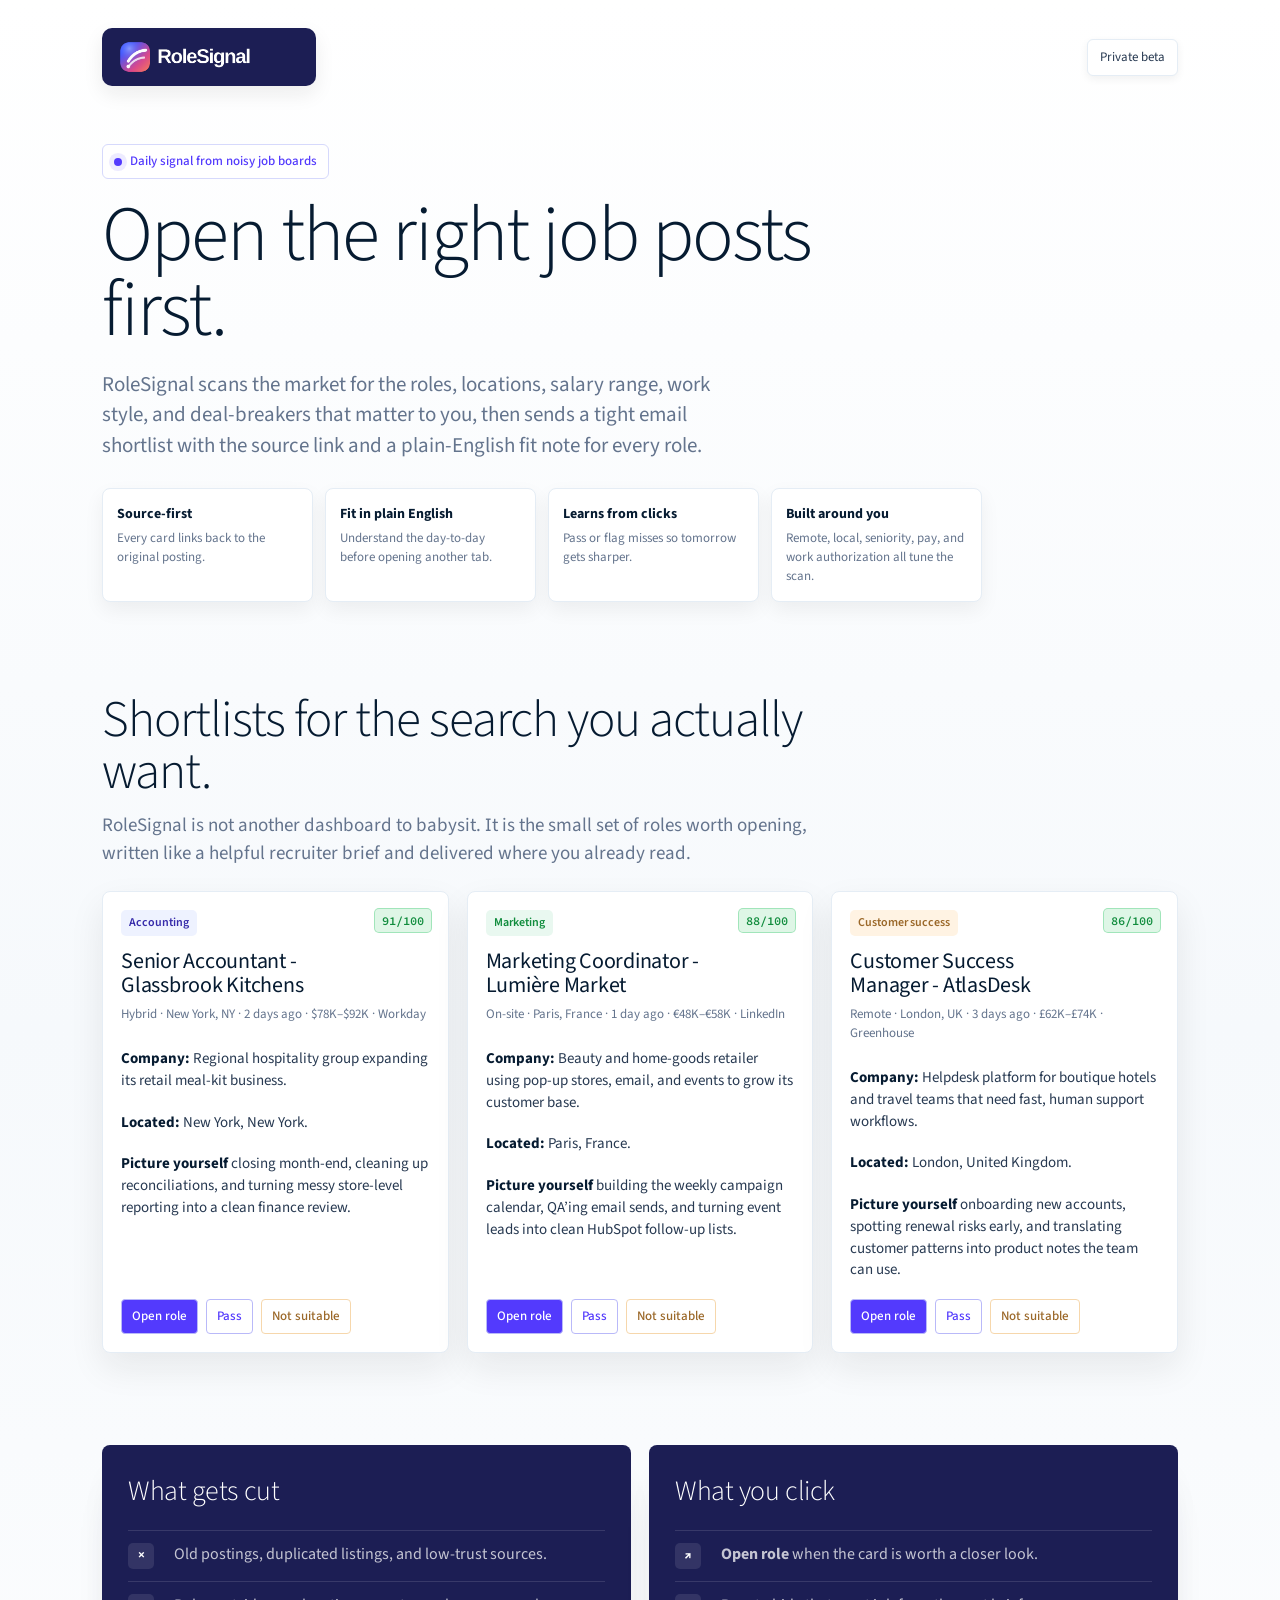
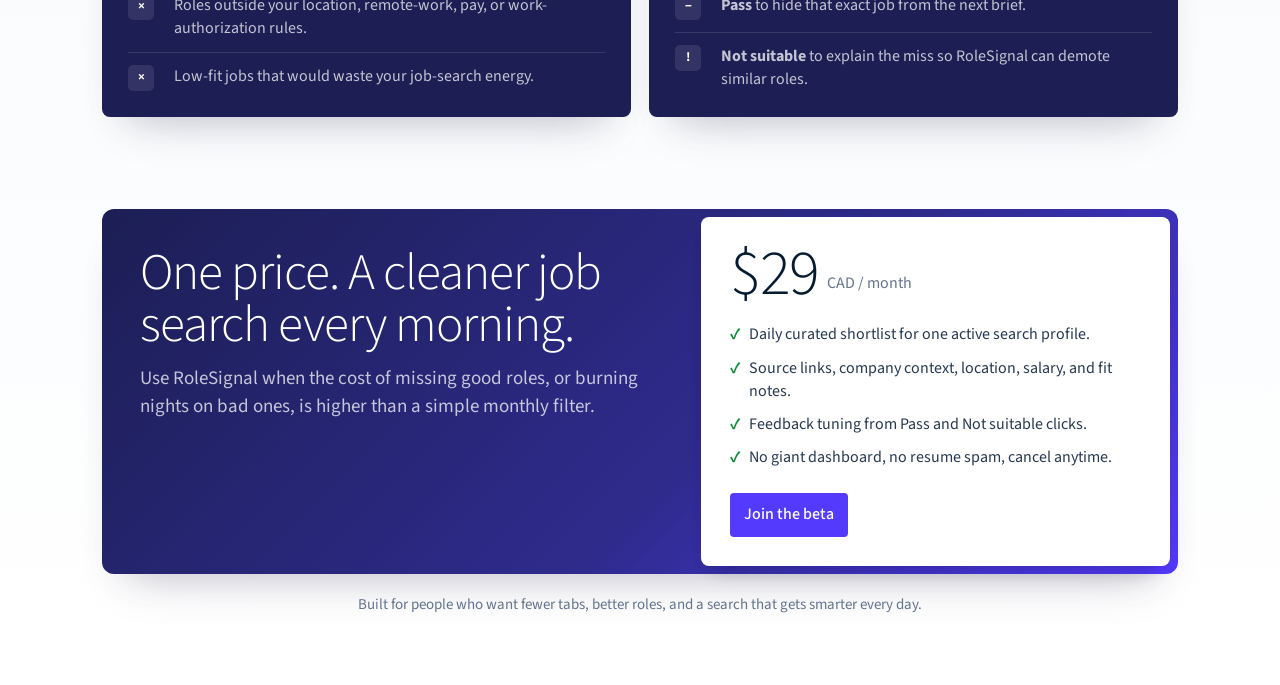
<file: index.html>
<!doctype html>
<html lang="en">
<head>
<meta charset="utf-8" />
<meta name="viewport" content="width=device-width, initial-scale=1" />
<title>RoleSignal: curated job shortlists</title>
<link rel="preconnect" href="https://fonts.googleapis.com">
<link rel="preconnect" href="https://fonts.gstatic.com" crossorigin>
<link href="https://fonts.googleapis.com/css2?family=Source+Sans+3:wght@300;400;500;600;700&family=Source+Code+Pro:wght@400;500;600&display=swap" rel="stylesheet">
<style>
:root{
  --bg:#f6f9fc;--ink:#061b31;--muted:#64748d;--label:#273951;--line:#e5edf5;--purple:#533afd;--purple-dark:#4434d4;--brand:#1c1e54;--green:#108c3d;--green-bg:rgba(21,190,83,.14);--shadow:rgba(50,50,93,.25) 0 30px 45px -30px,rgba(0,0,0,.10) 0 18px 36px -18px;--soft-shadow:rgba(23,23,23,.08) 0 15px 35px 0;
}
*{box-sizing:border-box}html{scroll-behavior:smooth}body{margin:0;background:linear-gradient(180deg,#fff 0%,var(--bg) 45%,#fff 100%);color:var(--ink);font-family:'Source Sans 3',system-ui,-apple-system,Segoe UI,Roboto,sans-serif;font-feature-settings:"ss01";line-height:1.45}a{color:inherit}.wrap{max-width:1120px;margin:auto;padding:28px 22px 70px}.top{display:flex;align-items:center;justify-content:space-between;margin-bottom:58px}.logo{width:214px;height:auto;display:block;background:var(--brand);border-radius:10px;padding:8px 12px;box-shadow:rgba(23,23,23,.08) 0 8px 20px}.tag{border:1px solid var(--line);border-radius:6px;padding:8px 12px;color:var(--label);background:#fff;box-shadow:rgba(23,23,23,.06) 0 3px 8px;font-size:13px}.hero{display:grid;grid-template-columns:minmax(0,900px);gap:42px;align-items:center;margin-bottom:92px}.eyebrow{display:inline-flex;align-items:center;gap:8px;border:1px solid #d6d9fc;background:#fff;color:var(--purple);border-radius:6px;padding:7px 11px;font-size:13px;font-weight:500;margin-bottom:20px}.eyebrow::before{content:"";width:8px;height:8px;border-radius:50%;background:var(--purple);box-shadow:0 0 0 5px rgba(83,58,253,.10)}h1{font-size:clamp(50px,7vw,78px);line-height:.96;letter-spacing:-2px;font-weight:300;margin:0 0 20px;max-width:760px}.lead{font-size:21px;color:var(--muted);max-width:650px;margin:0 0 28px}.bullets{display:grid;grid-template-columns:repeat(4,1fr);gap:12px;max-width:880px}.bullet{background:#fff;border:1px solid var(--line);border-radius:8px;padding:15px 14px;box-shadow:rgba(23,23,23,.06) 0 8px 20px}.bullet b{display:block;font-size:14px;color:var(--ink);margin-bottom:5px}.bullet span{display:block;color:var(--muted);font-size:13px}.preview{background:#fff;border:1px solid var(--line);border-radius:8px;padding:16px;box-shadow:var(--shadow)}.preview-head{display:flex;align-items:center;justify-content:space-between;border-bottom:1px solid var(--line);padding:3px 4px 14px;margin-bottom:14px;color:var(--muted);font-size:13px}.preview-head strong{color:var(--ink);font-weight:600}.mini-role,.role-card{position:relative;background:#fff;border:1px solid var(--line);border-radius:8px;padding:18px;box-shadow:var(--soft-shadow)}.score{position:absolute;right:16px;top:16px;background:var(--green-bg);color:var(--green);border:1px solid rgba(21,190,83,.30);border-radius:5px;padding:4px 7px;font:600 12px 'Source Code Pro',monospace}.mini-role h3,.role-card h3{font-size:22px;line-height:1.08;letter-spacing:-.25px;font-weight:400;margin:0 70px 8px 0}.meta{font-size:13px;color:var(--muted);margin-bottom:14px;font-feature-settings:"tnum"}.mini-role p,.role-card p{font-size:15px;color:var(--label);margin:10px 0}.mini-role strong,.role-card strong{color:var(--ink)}.actions{display:flex;gap:8px;flex-wrap:wrap;margin-top:15px}.pill{display:inline-flex;align-items:center;border:1px solid #b9b9f9;color:#fff;background:var(--purple);border-radius:4px;padding:7px 10px;font-size:13px;font-weight:500;text-decoration:none}.pill.light{background:#fff;color:var(--purple)}.pill.warn{background:#fff;color:#9b6829;border-color:#f6d7ac}.section{margin-bottom:92px}.section-head{max-width:760px;margin-bottom:24px}.section h2,.price h2{font-size:clamp(34px,4vw,54px);line-height:1.02;letter-spacing:-1px;font-weight:300;margin:0 0 14px}.section-head p,.price p{font-size:19px;color:var(--muted);margin:0}.examples{display:grid;grid-template-columns:repeat(3,1fr);gap:18px}.role-card{min-height:100%;display:flex;flex-direction:column}.role-card .actions{margin-top:auto;padding-top:8px}.label{display:inline-flex;width:max-content;border-radius:5px;padding:4px 8px;font-size:12px;font-weight:600;margin-bottom:14px}.blue{background:#eef2ff;color:#362baa}.green{background:#e9f8f0;color:#108c3d}.orange{background:#fff3e3;color:#9b6829}.steps{display:grid;grid-template-columns:1fr 1fr;gap:18px}.panel{background:var(--brand);color:#fff;border-radius:8px;padding:26px;box-shadow:var(--shadow);min-height:245px}.panel h3{font-size:28px;font-weight:300;letter-spacing:-.45px;margin:0 0 18px}.check{display:grid;gap:12px}.check div{display:grid;grid-template-columns:34px 1fr;gap:12px;align-items:flex-start;border-top:1px solid rgba(255,255,255,.12);padding-top:12px}.check b{display:inline-flex;width:26px;height:26px;align-items:center;justify-content:center;border-radius:5px;background:rgba(255,255,255,.10);font-size:13px}.check span{color:rgba(255,255,255,.74)}.price{display:grid;grid-template-columns:1.1fr .9fr;gap:18px;align-items:stretch;background:linear-gradient(135deg,#1c1e54 0%,#2e2b8c 58%,#533afd 100%);color:#fff;border-radius:12px;padding:8px;box-shadow:var(--shadow);margin-bottom:20px}.price-copy{padding:30px}.price-copy p{color:rgba(255,255,255,.74);max-width:600px}.price-card{background:#fff;color:var(--ink);border-radius:8px;padding:28px;border:1px solid rgba(255,255,255,.4);box-shadow:rgba(3,3,39,.25) 0 14px 21px -14px,rgba(0,0,0,.1) 0 8px 17px -8px}.price-line{display:flex;align-items:flex-end;gap:8px;margin-bottom:18px}.amount{font-size:64px;line-height:.9;font-weight:300;letter-spacing:-1.4px}.cad{font-size:16px;color:var(--muted);padding-bottom:8px}.includes{display:grid;gap:10px;margin:20px 0 24px;color:var(--label)}.includes div{display:flex;gap:9px;align-items:flex-start}.includes div::before{content:"✓";color:var(--green);font-weight:700}.cta{display:inline-flex;background:var(--purple);color:#fff;text-decoration:none;border-radius:4px;padding:10px 14px;font-weight:500}.note{color:var(--muted);font-size:15px;text-align:center;margin:0}@media (max-width:920px){.hero,.price,.steps{grid-template-columns:1fr}.preview{max-width:560px}.bullets,.examples{grid-template-columns:1fr 1fr}.hero{margin-bottom:68px}}@media (max-width:640px){.wrap{padding:22px 16px 54px}.top{margin-bottom:38px}.logo{width:182px}.hero{gap:24px}.bullets,.examples{grid-template-columns:1fr}h1{font-size:48px}.lead{font-size:18px}.section{margin-bottom:64px}.amount{font-size:54px}}
</style>
</head>
<body>
<div class="wrap">
  <header class="top">
    <img class="logo" src="assets/rolesignal-logo-clean.png" alt="RoleSignal">
    <div class="tag">Private beta</div>
  </header>

  <main>
    <section class="hero">
      <div>
        <div class="eyebrow">Daily signal from noisy job boards</div>
        <h1>Open the right job posts first.</h1>
        <p class="lead">RoleSignal scans the market for the roles, locations, salary range, work style, and deal-breakers that matter to you, then sends a tight email shortlist with the source link and a plain-English fit note for every role.</p>
        <div class="bullets">
          <div class="bullet"><b>Source-first</b><span>Every card links back to the original posting.</span></div>
          <div class="bullet"><b>Fit in plain English</b><span>Understand the day-to-day before opening another tab.</span></div>
          <div class="bullet"><b>Learns from clicks</b><span>Pass or flag misses so tomorrow gets sharper.</span></div>
          <div class="bullet"><b>Built around you</b><span>Remote, local, seniority, pay, and work authorization all tune the scan.</span></div>
        </div>
      </div>

    </section>

    <section class="section">
      <div class="section-head">
        <h2>Shortlists for the search you actually want.</h2>
        <p>RoleSignal is not another dashboard to babysit. It is the small set of roles worth opening, written like a helpful recruiter brief and delivered where you already read.</p>
      </div>
      <div class="examples">
        <article class="role-card">
          <div class="label blue">Accounting</div>
          <div class="score">91/100</div>
          <h3>Senior Accountant - Glassbrook Kitchens</h3>
          <div class="meta">Hybrid · New York, NY · 2 days ago · $78K–$92K · Workday</div>
          <p><strong>Company:</strong> Regional hospitality group expanding its retail meal-kit business.</p>
          <p><strong>Located:</strong> New York, New York.</p>
          <p><strong>Picture yourself</strong> closing month-end, cleaning up reconciliations, and turning messy store-level reporting into a clean finance review.</p>
          <div class="actions"><span class="pill">Open role</span><span class="pill light">Pass</span><span class="pill warn">Not suitable</span></div>
        </article>
        <article class="role-card">
          <div class="label green">Marketing</div>
          <div class="score">88/100</div>
          <h3>Marketing Coordinator - Lumière Market</h3>
          <div class="meta">On-site · Paris, France · 1 day ago · €48K–€58K · LinkedIn</div>
          <p><strong>Company:</strong> Beauty and home-goods retailer using pop-up stores, email, and events to grow its customer base.</p>
          <p><strong>Located:</strong> Paris, France.</p>
          <p><strong>Picture yourself</strong> building the weekly campaign calendar, QA’ing email sends, and turning event leads into clean HubSpot follow-up lists.</p>
          <div class="actions"><span class="pill">Open role</span><span class="pill light">Pass</span><span class="pill warn">Not suitable</span></div>
        </article>
        <article class="role-card">
          <div class="label orange">Customer success</div>
          <div class="score">86/100</div>
          <h3>Customer Success Manager - AtlasDesk</h3>
          <div class="meta">Remote · London, UK · 3 days ago · £62K–£74K · Greenhouse</div>
          <p><strong>Company:</strong> Helpdesk platform for boutique hotels and travel teams that need fast, human support workflows.</p>
          <p><strong>Located:</strong> London, United Kingdom.</p>
          <p><strong>Picture yourself</strong> onboarding new accounts, spotting renewal risks early, and translating customer patterns into product notes the team can use.</p>
          <div class="actions"><span class="pill">Open role</span><span class="pill light">Pass</span><span class="pill warn">Not suitable</span></div>
        </article>
      </div>
    </section>

    <section class="section steps">
      <div class="panel">
        <h3>What gets cut</h3>
        <div class="check">
          <div><b>×</b><span>Old postings, duplicated listings, and low-trust sources.</span></div>
          <div><b>×</b><span>Roles outside your location, remote-work, pay, or work-authorization rules.</span></div>
          <div><b>×</b><span>Low-fit jobs that would waste your job-search energy.</span></div>
        </div>
      </div>
      <div class="panel">
        <h3>What you click</h3>
        <div class="check">
          <div><b>↗</b><span><strong>Open role</strong> when the card is worth a closer look.</span></div>
          <div><b>−</b><span><strong>Pass</strong> to hide that exact job from the next brief.</span></div>
          <div><b>!</b><span><strong>Not suitable</strong> to explain the miss so RoleSignal can demote similar roles.</span></div>
        </div>
      </div>
    </section>

    <section class="price" aria-label="Pricing">
      <div class="price-copy">
        <h2>One price. A cleaner job search every morning.</h2>
        <p>Use RoleSignal when the cost of missing good roles, or burning nights on bad ones, is higher than a simple monthly filter.</p>
      </div>
      <div class="price-card">
        <div class="price-line"><div class="amount">$29</div><div class="cad">CAD / month</div></div>
        <div class="includes">
          <div>Daily curated shortlist for one active search profile.</div>
          <div>Source links, company context, location, salary, and fit notes.</div>
          <div>Feedback tuning from Pass and Not suitable clicks.</div>
          <div>No giant dashboard, no resume spam, cancel anytime.</div>
        </div>
        <a class="cta" href="mailto:hello@rolesignal.ca?subject=RoleSignal%20beta">Join the beta</a>
      </div>
    </section>
    <p class="note">Built for people who want fewer tabs, better roles, and a search that gets smarter every day.</p>
  </main>
</div>
</body>
</html>
</file>
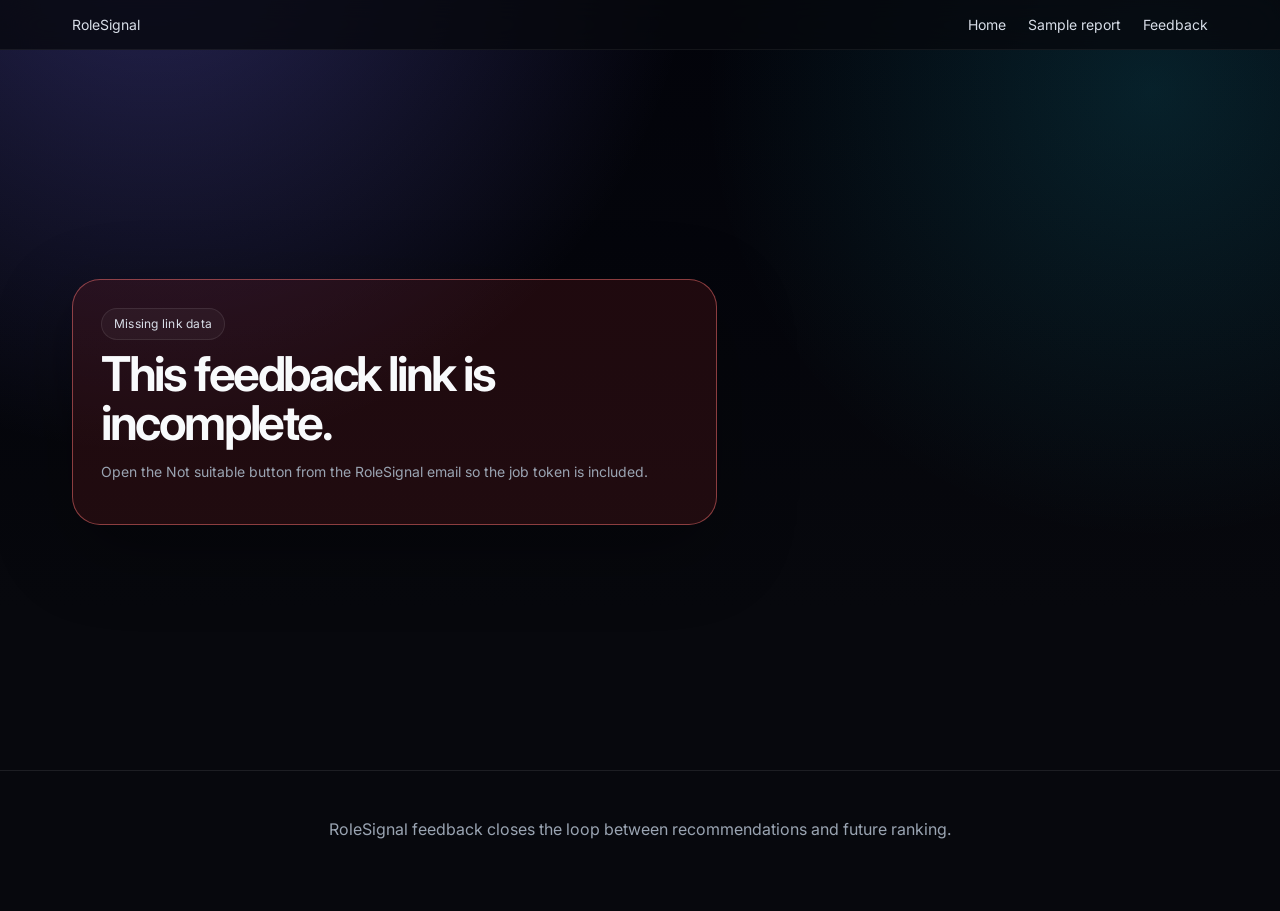
<file: feedback/index.html>
<!doctype html>
<html lang="en">
<head>
  <meta charset="utf-8">
  <meta name="viewport" content="width=device-width, initial-scale=1">
  <title>Not suitable - RoleSignal</title>
  <link rel="preconnect" href="https://fonts.googleapis.com">
  <link rel="preconnect" href="https://fonts.gstatic.com" crossorigin>
  <link href="https://fonts.googleapis.com/css2?family=Inter:wght@300;400;500;600;700&family=JetBrains+Mono:wght@400;500&display=swap" rel="stylesheet">
  <link rel="stylesheet" href="../assets/styles.css">
  <style>
    .feedback-panel{max-width:760px;margin:0 auto;background:rgba(12,15,24,.88);border:1px solid rgba(255,255,255,.12);border-radius:28px;padding:28px;box-shadow:0 24px 80px rgba(0,0,0,.32)}
    .job-title{font-size:clamp(28px,5vw,48px);line-height:1.02;letter-spacing:-.05em;margin:10px 0 10px}.job-meta{color:var(--muted);font-size:16px;margin-bottom:24px}.reason-list{display:grid;gap:10px;margin:22px 0}.reason{display:flex;gap:12px;align-items:flex-start;padding:14px 14px;border:1px solid rgba(255,255,255,.10);border-radius:16px;background:rgba(255,255,255,.035)}.reason input{width:20px;height:20px;margin-top:1px;accent-color:#8b5cf6}.reason span{font-weight:600}textarea{width:100%;box-sizing:border-box;min-height:120px;border-radius:18px;border:1px solid rgba(255,255,255,.14);background:rgba(255,255,255,.04);color:var(--text);font:inherit;padding:14px;resize:vertical}.notice{font-size:14px;color:var(--muted);line-height:1.5}.status{margin-top:14px;padding:12px 14px;border-radius:14px;background:rgba(139,92,246,.12);border:1px solid rgba(139,92,246,.25)}.success{border-color:rgba(34,197,94,.45);background:rgba(20,83,45,.25)}.error{border-color:rgba(248,113,113,.5);background:rgba(127,29,29,.22)}
  </style>
</head>
<body>
  <header class="nav"><div class="nav-inner"><a class="brand" href="../index.html"><span class="brand-dot"></span>RoleSignal</a><nav class="nav-links"><a href="../index.html">Home</a><a href="../sample-report.html">Sample report</a><a href="../feedback.html">Feedback</a></nav></div></header>
  <main>
    <section class="hero wrap">
      <div class="feedback-panel" id="app">
        <span class="eyebrow">Role feedback</span>
        <h1 class="job-title">Loading feedback form...</h1>
        <p class="job-meta">Reading the secure job token.</p>
      </div>
    </section>
  </main>
  <footer class="footer"><div class="wrap">RoleSignal feedback closes the loop between recommendations and future ranking.</div></footer>
<script>
const API_BASE = 'https://upload-enjoying-truck-colours.trycloudflare.com';
function decodePayload(token){
  const body = token.split('.')[0];
  const padded = body + '='.repeat((4 - body.length % 4) % 4);
  const json = atob(padded.replace(/-/g, '+').replace(/_/g, '/'));
  return JSON.parse(decodeURIComponent(escape(json)));
}
function esc(s){return String(s ?? '').replace(/[&<>'"]/g, c => ({'&':'&amp;','<':'&lt;','>':'&gt;',"'":'&#39;','"':'&quot;'}[c]));}
const params = new URLSearchParams(location.search);
const token = params.get('t');
const action = params.get('action');
const app = document.getElementById('app');
if(!token){
  app.classList.add('error');
  app.innerHTML = '<span class="eyebrow">Missing link data</span><h1 class="job-title">This feedback link is incomplete.</h1><p class="notice">Open the Not suitable button from the RoleSignal email so the job token is included.</p>';
} else {
  try {
    const payload = decodePayload(token);
    const isPass = action === 'pass' || payload.intent === 'pass';
    if(isPass){
      app.innerHTML = `
        <span class="eyebrow">Passed for now</span>
        <h1 class="job-title">We'll skip this one tomorrow.</h1>
        <p class="job-meta">${esc(payload.title || 'Untitled job')} · ${esc(payload.company || 'Unknown company')}</p>
        <p class="notice">Pass hides this exact job from tomorrow's email. It does not teach the algorithm that similar roles are bad.</p>
        <form id="feedback-form" method="post" target="rolesignal-feedback-sink" action="${API_BASE}/feedback?t=${encodeURIComponent(token)}&action=pass" style="display:none">
          <input type="hidden" name="reason" value="pass">
        </form>
        <iframe name="rolesignal-feedback-sink" id="rolesignal-feedback-sink" title="feedback submit target" style="display:none"></iframe>
        <p id="submit-status" class="status">Saving pass to Hermes...</p>`;
      const form = document.getElementById('feedback-form');
      const status = document.getElementById('submit-status');
      const frame = document.getElementById('rolesignal-feedback-sink');
      let submitted = false;
      frame.addEventListener('load', () => {
        if(!submitted) return;
        status.className = 'status success';
        status.textContent = 'Pass saved. This exact job will be kept out of tomorrow\'s results. You can close this page.';
      });
      submitted = true;
      form.submit();
    } else {
    const reasons = payload.reasons && payload.reasons.length ? payload.reasons : [{code:'other', label:'Other reason'}];
    const reasonHtml = reasons.map(r => `<label class="reason"><input type="checkbox" name="reason" value="${esc(r.code)}"><span>${esc(r.label || r.code)}</span></label>`).join('');
    app.innerHTML = `
      <span class="eyebrow">Not suitable</span>
      <h1 class="job-title">Why is this not suitable?</h1>
      <p class="job-meta">${esc(payload.title || 'Untitled job')} · ${esc(payload.company || 'Unknown company')}</p>
      <form id="feedback-form" method="post" target="rolesignal-feedback-sink" action="${API_BASE}/feedback?t=${encodeURIComponent(token)}">
        <div class="reason-list">${reasonHtml}</div>
        <p class="notice">Optional note, especially if you choose Other:</p>
        <textarea name="other_text" placeholder="Write a short reason..."></textarea>
        <div class="actions" style="justify-content:stretch;margin-top:18px"><button id="send-button" class="button primary" style="width:100%;border:0" type="submit">Send feedback</button></div>
      </form>
      <iframe name="rolesignal-feedback-sink" id="rolesignal-feedback-sink" title="feedback submit target" style="display:none"></iframe>
      <p id="submit-status" class="notice" style="margin-top:16px"></p>`;
    const form = document.getElementById('feedback-form');
    const button = document.getElementById('send-button');
    const status = document.getElementById('submit-status');
    const frame = document.getElementById('rolesignal-feedback-sink');
    let submitted = false;
    form.addEventListener('submit', (event) => {
      const checked = form.querySelectorAll('input[name="reason"]:checked').length;
      const note = form.querySelector('textarea[name="other_text"]').value.trim();
      if(!checked && !note){
        event.preventDefault();
        status.className = 'status error';
        status.textContent = 'Pick at least one suggested reason or add a note first.';
        return;
      }
      submitted = true;
      button.disabled = true;
      button.textContent = 'Sending...';
      status.className = 'status';
      status.textContent = 'Sending feedback to Hermes...';
    });
    frame.addEventListener('load', () => {
      if(!submitted) return;
      status.className = 'status success';
      status.textContent = 'Feedback saved. This exact job will be kept out and similar roles will be adjusted in future scans. You can close this page.';
      button.textContent = 'Feedback sent';
    });
    }
  } catch(e) {
    app.classList.add('error');
    app.innerHTML = '<span class="eyebrow">Invalid link data</span><h1 class="job-title">This feedback link could not be read.</h1><p class="notice">Please use the latest RoleSignal email draft.</p>';
  }
}
</script>
</body>
</html>
</file>
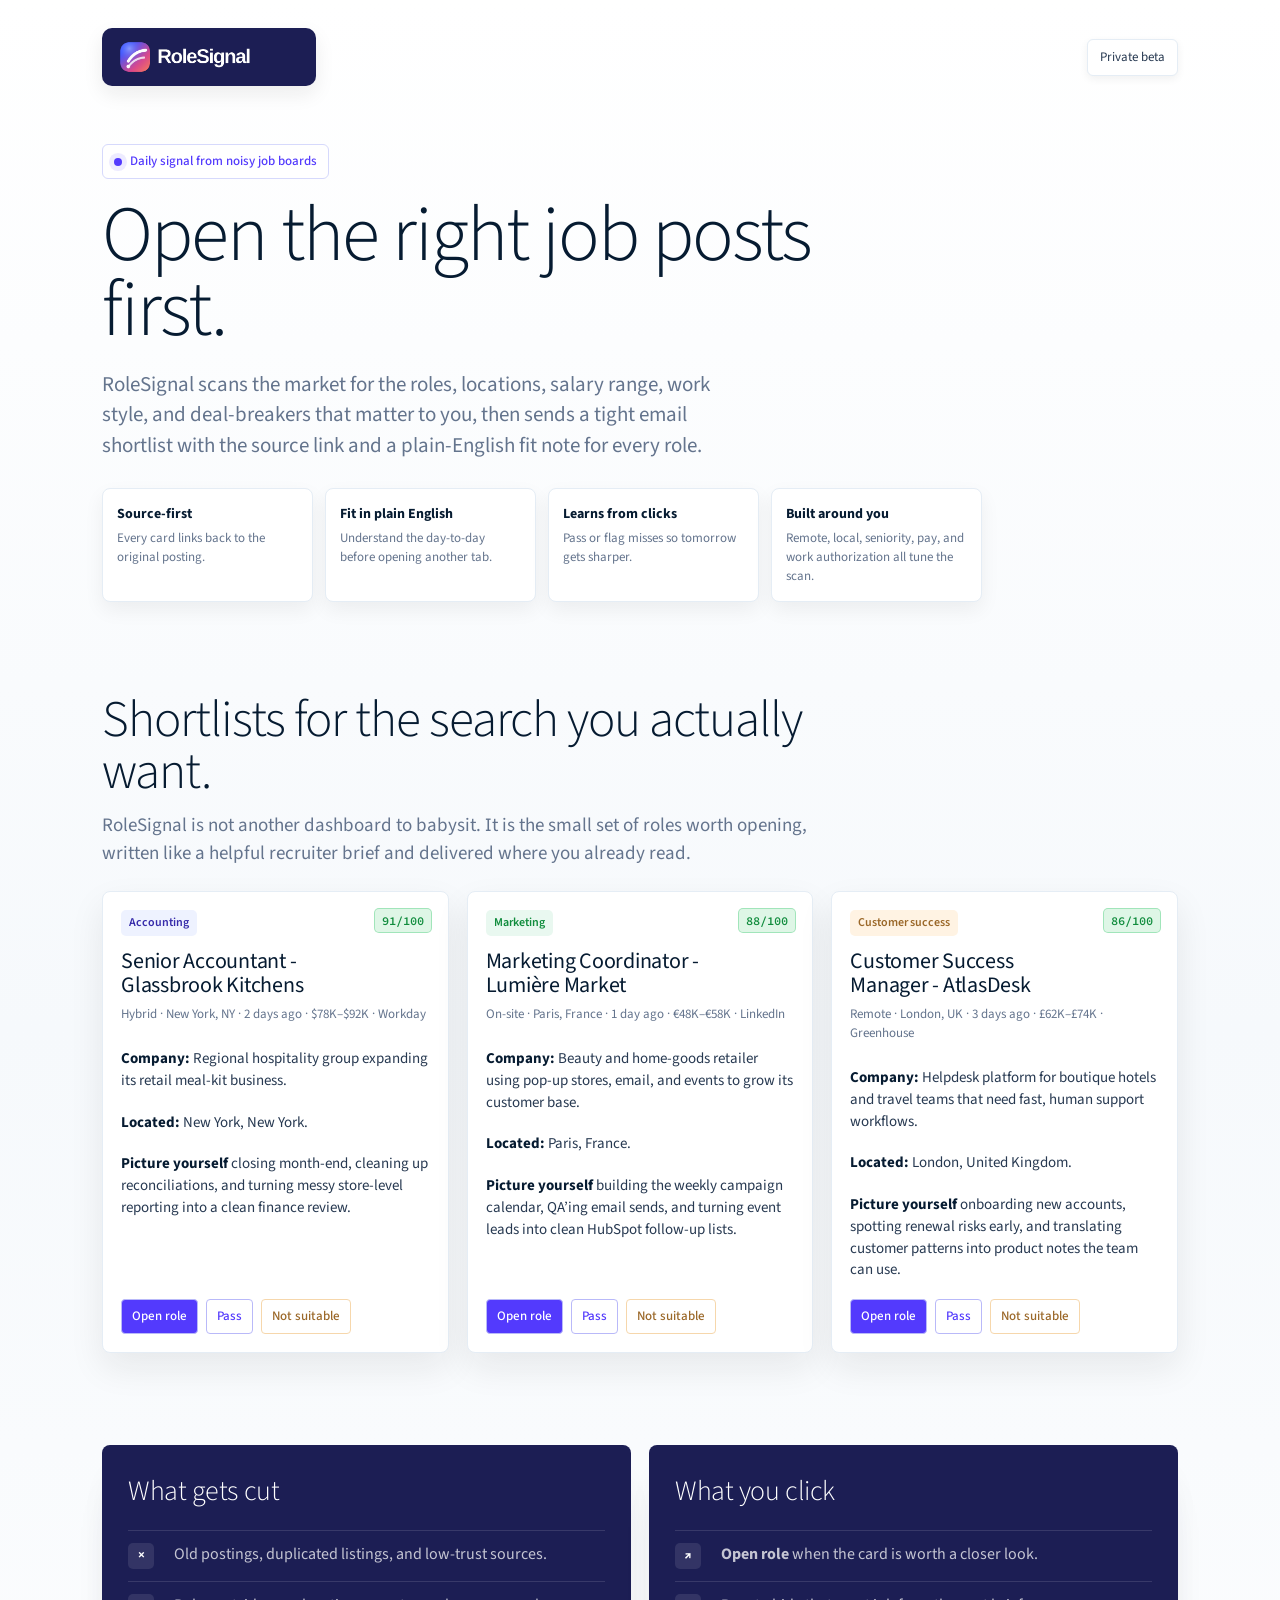
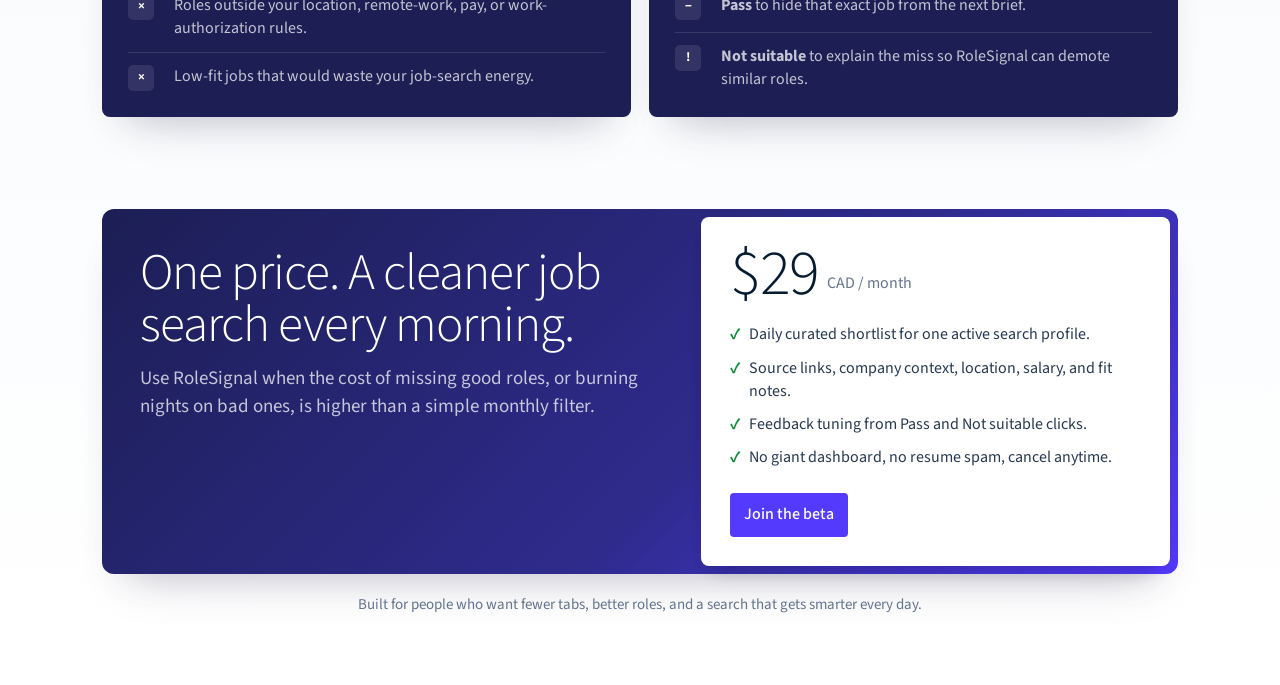
<file: queue/index.html>
<!doctype html>
<html lang="en">
<head>
<meta charset="utf-8" />
<meta name="viewport" content="width=device-width, initial-scale=1" />
<title>RoleSignal: curated job shortlists</title>
<link rel="preconnect" href="https://fonts.googleapis.com">
<link rel="preconnect" href="https://fonts.gstatic.com" crossorigin>
<link href="https://fonts.googleapis.com/css2?family=Source+Sans+3:wght@300;400;500;600;700&family=Source+Code+Pro:wght@400;500;600&display=swap" rel="stylesheet">
<style>
:root{
  --bg:#f6f9fc;--ink:#061b31;--muted:#64748d;--label:#273951;--line:#e5edf5;--purple:#533afd;--purple-dark:#4434d4;--brand:#1c1e54;--green:#108c3d;--green-bg:rgba(21,190,83,.14);--shadow:rgba(50,50,93,.25) 0 30px 45px -30px,rgba(0,0,0,.10) 0 18px 36px -18px;--soft-shadow:rgba(23,23,23,.08) 0 15px 35px 0;
}
*{box-sizing:border-box}html{scroll-behavior:smooth}body{margin:0;background:linear-gradient(180deg,#fff 0%,var(--bg) 45%,#fff 100%);color:var(--ink);font-family:'Source Sans 3',system-ui,-apple-system,Segoe UI,Roboto,sans-serif;font-feature-settings:"ss01";line-height:1.45}a{color:inherit}.wrap{max-width:1120px;margin:auto;padding:28px 22px 70px}.top{display:flex;align-items:center;justify-content:space-between;margin-bottom:58px}.logo{width:214px;height:auto;display:block;background:var(--brand);border-radius:10px;padding:8px 12px;box-shadow:rgba(23,23,23,.08) 0 8px 20px}.tag{border:1px solid var(--line);border-radius:6px;padding:8px 12px;color:var(--label);background:#fff;box-shadow:rgba(23,23,23,.06) 0 3px 8px;font-size:13px}.hero{display:grid;grid-template-columns:minmax(0,900px);gap:42px;align-items:center;margin-bottom:92px}.eyebrow{display:inline-flex;align-items:center;gap:8px;border:1px solid #d6d9fc;background:#fff;color:var(--purple);border-radius:6px;padding:7px 11px;font-size:13px;font-weight:500;margin-bottom:20px}.eyebrow::before{content:"";width:8px;height:8px;border-radius:50%;background:var(--purple);box-shadow:0 0 0 5px rgba(83,58,253,.10)}h1{font-size:clamp(50px,7vw,78px);line-height:.96;letter-spacing:-2px;font-weight:300;margin:0 0 20px;max-width:760px}.lead{font-size:21px;color:var(--muted);max-width:650px;margin:0 0 28px}.bullets{display:grid;grid-template-columns:repeat(4,1fr);gap:12px;max-width:880px}.bullet{background:#fff;border:1px solid var(--line);border-radius:8px;padding:15px 14px;box-shadow:rgba(23,23,23,.06) 0 8px 20px}.bullet b{display:block;font-size:14px;color:var(--ink);margin-bottom:5px}.bullet span{display:block;color:var(--muted);font-size:13px}.preview{background:#fff;border:1px solid var(--line);border-radius:8px;padding:16px;box-shadow:var(--shadow)}.preview-head{display:flex;align-items:center;justify-content:space-between;border-bottom:1px solid var(--line);padding:3px 4px 14px;margin-bottom:14px;color:var(--muted);font-size:13px}.preview-head strong{color:var(--ink);font-weight:600}.mini-role,.role-card{position:relative;background:#fff;border:1px solid var(--line);border-radius:8px;padding:18px;box-shadow:var(--soft-shadow)}.score{position:absolute;right:16px;top:16px;background:var(--green-bg);color:var(--green);border:1px solid rgba(21,190,83,.30);border-radius:5px;padding:4px 7px;font:600 12px 'Source Code Pro',monospace}.mini-role h3,.role-card h3{font-size:22px;line-height:1.08;letter-spacing:-.25px;font-weight:400;margin:0 70px 8px 0}.meta{font-size:13px;color:var(--muted);margin-bottom:14px;font-feature-settings:"tnum"}.mini-role p,.role-card p{font-size:15px;color:var(--label);margin:10px 0}.mini-role strong,.role-card strong{color:var(--ink)}.actions{display:flex;gap:8px;flex-wrap:wrap;margin-top:15px}.pill{display:inline-flex;align-items:center;border:1px solid #b9b9f9;color:#fff;background:var(--purple);border-radius:4px;padding:7px 10px;font-size:13px;font-weight:500;text-decoration:none}.pill.light{background:#fff;color:var(--purple)}.pill.warn{background:#fff;color:#9b6829;border-color:#f6d7ac}.section{margin-bottom:92px}.section-head{max-width:760px;margin-bottom:24px}.section h2,.price h2{font-size:clamp(34px,4vw,54px);line-height:1.02;letter-spacing:-1px;font-weight:300;margin:0 0 14px}.section-head p,.price p{font-size:19px;color:var(--muted);margin:0}.examples{display:grid;grid-template-columns:repeat(3,1fr);gap:18px}.role-card{min-height:100%;display:flex;flex-direction:column}.role-card .actions{margin-top:auto;padding-top:8px}.label{display:inline-flex;width:max-content;border-radius:5px;padding:4px 8px;font-size:12px;font-weight:600;margin-bottom:14px}.blue{background:#eef2ff;color:#362baa}.green{background:#e9f8f0;color:#108c3d}.orange{background:#fff3e3;color:#9b6829}.steps{display:grid;grid-template-columns:1fr 1fr;gap:18px}.panel{background:var(--brand);color:#fff;border-radius:8px;padding:26px;box-shadow:var(--shadow);min-height:245px}.panel h3{font-size:28px;font-weight:300;letter-spacing:-.45px;margin:0 0 18px}.check{display:grid;gap:12px}.check div{display:grid;grid-template-columns:34px 1fr;gap:12px;align-items:flex-start;border-top:1px solid rgba(255,255,255,.12);padding-top:12px}.check b{display:inline-flex;width:26px;height:26px;align-items:center;justify-content:center;border-radius:5px;background:rgba(255,255,255,.10);font-size:13px}.check span{color:rgba(255,255,255,.74)}.price{display:grid;grid-template-columns:1.1fr .9fr;gap:18px;align-items:stretch;background:linear-gradient(135deg,#1c1e54 0%,#2e2b8c 58%,#533afd 100%);color:#fff;border-radius:12px;padding:8px;box-shadow:var(--shadow);margin-bottom:20px}.price-copy{padding:30px}.price-copy p{color:rgba(255,255,255,.74);max-width:600px}.price-card{background:#fff;color:var(--ink);border-radius:8px;padding:28px;border:1px solid rgba(255,255,255,.4);box-shadow:rgba(3,3,39,.25) 0 14px 21px -14px,rgba(0,0,0,.1) 0 8px 17px -8px}.price-line{display:flex;align-items:flex-end;gap:8px;margin-bottom:18px}.amount{font-size:64px;line-height:.9;font-weight:300;letter-spacing:-1.4px}.cad{font-size:16px;color:var(--muted);padding-bottom:8px}.includes{display:grid;gap:10px;margin:20px 0 24px;color:var(--label)}.includes div{display:flex;gap:9px;align-items:flex-start}.includes div::before{content:"✓";color:var(--green);font-weight:700}.cta{display:inline-flex;background:var(--purple);color:#fff;text-decoration:none;border-radius:4px;padding:10px 14px;font-weight:500}.note{color:var(--muted);font-size:15px;text-align:center;margin:0}@media (max-width:920px){.hero,.price,.steps{grid-template-columns:1fr}.preview{max-width:560px}.bullets,.examples{grid-template-columns:1fr 1fr}.hero{margin-bottom:68px}}@media (max-width:640px){.wrap{padding:22px 16px 54px}.top{margin-bottom:38px}.logo{width:182px}.hero{gap:24px}.bullets,.examples{grid-template-columns:1fr}h1{font-size:48px}.lead{font-size:18px}.section{margin-bottom:64px}.amount{font-size:54px}}
</style>
</head>
<body>
<div class="wrap">
  <header class="top">
    <img class="logo" src="../assets/rolesignal-logo-clean.png" alt="RoleSignal">
    <div class="tag">Private beta</div>
  </header>

  <main>
    <section class="hero">
      <div>
        <div class="eyebrow">Daily signal from noisy job boards</div>
        <h1>Open the right job posts first.</h1>
        <p class="lead">RoleSignal scans the market for the roles, locations, salary range, work style, and deal-breakers that matter to you, then sends a tight email shortlist with the source link and a plain-English fit note for every role.</p>
        <div class="bullets">
          <div class="bullet"><b>Source-first</b><span>Every card links back to the original posting.</span></div>
          <div class="bullet"><b>Fit in plain English</b><span>Understand the day-to-day before opening another tab.</span></div>
          <div class="bullet"><b>Learns from clicks</b><span>Pass or flag misses so tomorrow gets sharper.</span></div>
          <div class="bullet"><b>Built around you</b><span>Remote, local, seniority, pay, and work authorization all tune the scan.</span></div>
        </div>
      </div>

    </section>

    <section class="section">
      <div class="section-head">
        <h2>Shortlists for the search you actually want.</h2>
        <p>RoleSignal is not another dashboard to babysit. It is the small set of roles worth opening, written like a helpful recruiter brief and delivered where you already read.</p>
      </div>
      <div class="examples">
        <article class="role-card">
          <div class="label blue">Accounting</div>
          <div class="score">91/100</div>
          <h3>Senior Accountant - Glassbrook Kitchens</h3>
          <div class="meta">Hybrid · New York, NY · 2 days ago · $78K–$92K · Workday</div>
          <p><strong>Company:</strong> Regional hospitality group expanding its retail meal-kit business.</p>
          <p><strong>Located:</strong> New York, New York.</p>
          <p><strong>Picture yourself</strong> closing month-end, cleaning up reconciliations, and turning messy store-level reporting into a clean finance review.</p>
          <div class="actions"><span class="pill">Open role</span><span class="pill light">Pass</span><span class="pill warn">Not suitable</span></div>
        </article>
        <article class="role-card">
          <div class="label green">Marketing</div>
          <div class="score">88/100</div>
          <h3>Marketing Coordinator - Lumière Market</h3>
          <div class="meta">On-site · Paris, France · 1 day ago · €48K–€58K · LinkedIn</div>
          <p><strong>Company:</strong> Beauty and home-goods retailer using pop-up stores, email, and events to grow its customer base.</p>
          <p><strong>Located:</strong> Paris, France.</p>
          <p><strong>Picture yourself</strong> building the weekly campaign calendar, QA’ing email sends, and turning event leads into clean HubSpot follow-up lists.</p>
          <div class="actions"><span class="pill">Open role</span><span class="pill light">Pass</span><span class="pill warn">Not suitable</span></div>
        </article>
        <article class="role-card">
          <div class="label orange">Customer success</div>
          <div class="score">86/100</div>
          <h3>Customer Success Manager - AtlasDesk</h3>
          <div class="meta">Remote · London, UK · 3 days ago · £62K–£74K · Greenhouse</div>
          <p><strong>Company:</strong> Helpdesk platform for boutique hotels and travel teams that need fast, human support workflows.</p>
          <p><strong>Located:</strong> London, United Kingdom.</p>
          <p><strong>Picture yourself</strong> onboarding new accounts, spotting renewal risks early, and translating customer patterns into product notes the team can use.</p>
          <div class="actions"><span class="pill">Open role</span><span class="pill light">Pass</span><span class="pill warn">Not suitable</span></div>
        </article>
      </div>
    </section>

    <section class="section steps">
      <div class="panel">
        <h3>What gets cut</h3>
        <div class="check">
          <div><b>×</b><span>Old postings, duplicated listings, and low-trust sources.</span></div>
          <div><b>×</b><span>Roles outside your location, remote-work, pay, or work-authorization rules.</span></div>
          <div><b>×</b><span>Low-fit jobs that would waste your job-search energy.</span></div>
        </div>
      </div>
      <div class="panel">
        <h3>What you click</h3>
        <div class="check">
          <div><b>↗</b><span><strong>Open role</strong> when the card is worth a closer look.</span></div>
          <div><b>−</b><span><strong>Pass</strong> to hide that exact job from the next brief.</span></div>
          <div><b>!</b><span><strong>Not suitable</strong> to explain the miss so RoleSignal can demote similar roles.</span></div>
        </div>
      </div>
    </section>

    <section class="price" aria-label="Pricing">
      <div class="price-copy">
        <h2>One price. A cleaner job search every morning.</h2>
        <p>Use RoleSignal when the cost of missing good roles, or burning nights on bad ones, is higher than a simple monthly filter.</p>
      </div>
      <div class="price-card">
        <div class="price-line"><div class="amount">$29</div><div class="cad">CAD / month</div></div>
        <div class="includes">
          <div>Daily curated shortlist for one active search profile.</div>
          <div>Source links, company context, location, salary, and fit notes.</div>
          <div>Feedback tuning from Pass and Not suitable clicks.</div>
          <div>No giant dashboard, no resume spam, cancel anytime.</div>
        </div>
        <a class="cta" href="mailto:hello@rolesignal.ca?subject=RoleSignal%20beta">Join the beta</a>
      </div>
    </section>
    <p class="note">Built for people who want fewer tabs, better roles, and a search that gets smarter every day.</p>
  </main>
</div>
</body>
</html>
</file>
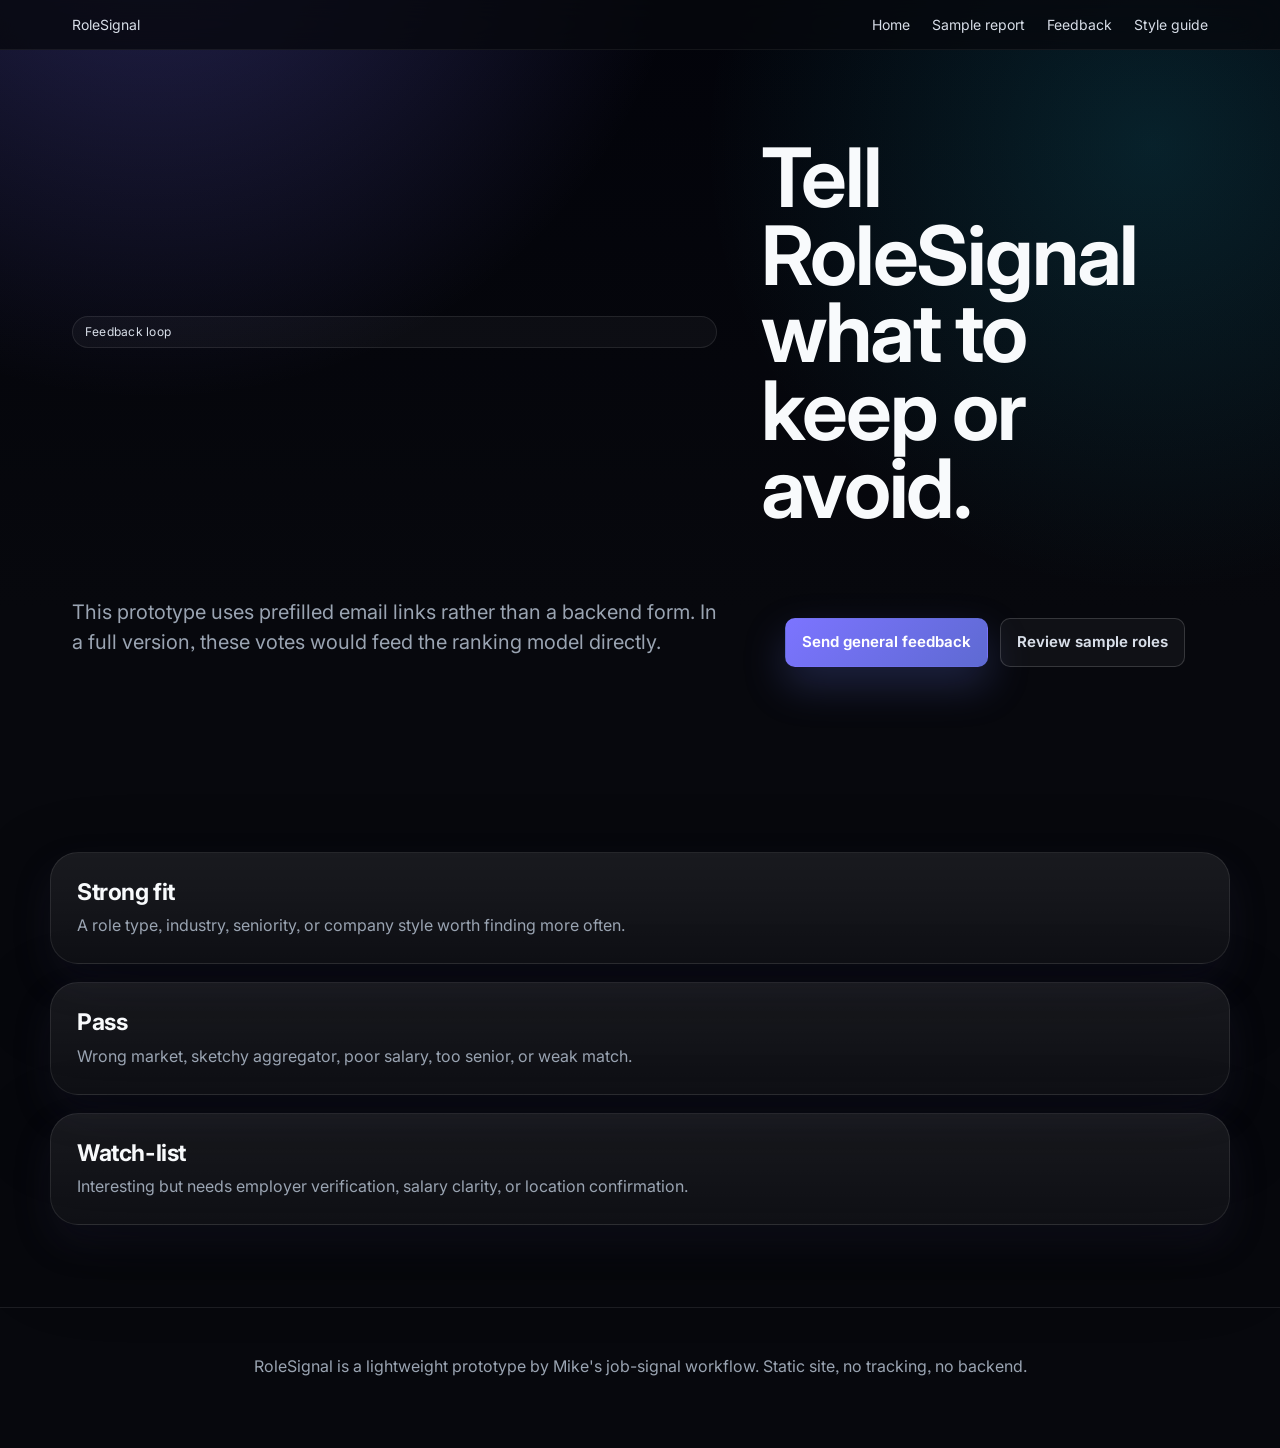
<file: feedback.html>
<!doctype html><html lang="en"><head><meta charset="utf-8"><meta name="viewport" content="width=device-width, initial-scale=1"><title>Feedback - RoleSignal</title><link rel="preconnect" href="https://fonts.googleapis.com"><link rel="preconnect" href="https://fonts.gstatic.com" crossorigin><link href="https://fonts.googleapis.com/css2?family=Inter:wght@300;400;500;600&family=JetBrains+Mono:wght@400;500&display=swap" rel="stylesheet"><link rel="stylesheet" href="assets/styles.css"></head><body><header class="nav"><div class="nav-inner"><a class="brand" href="index.html"><span class="brand-dot"></span>RoleSignal</a><nav class="nav-links"><a href="index.html">Home</a><a href="sample-report.html">Sample report</a><a href="feedback.html">Feedback</a><a href="style-guide.html">Style guide</a></nav></div></header><main><section class="hero wrap"><span class="eyebrow">Feedback loop</span><h1>Tell RoleSignal what to keep or avoid.</h1><p class="lead">This prototype uses prefilled email links rather than a backend form. In a full version, these votes would feed the ranking model directly.</p><div class="actions" style="justify-content:center"><a class="button primary" href="mailto:mike.serisier@gmail.com?subject=RoleSignal%20feedback&body=What%20looked%20good%3A%0A%0AWhat%20to%20avoid%3A%0A%0AJob%20links%20or%20notes%3A%0A">Send general feedback</a><a class="button" href="sample-report.html">Review sample roles</a></div></section><section class="section wrap"><div class="grid"><div class="section-card"><h3>Strong fit</h3><p class="muted">A role type, industry, seniority, or company style worth finding more often.</p></div><div class="section-card"><h3>Pass</h3><p class="muted">Wrong market, sketchy aggregator, poor salary, too senior, or weak match.</p></div><div class="section-card"><h3>Watch-list</h3><p class="muted">Interesting but needs employer verification, salary clarity, or location confirmation.</p></div></div></section></main><footer class="footer"><div class="wrap">RoleSignal is a lightweight prototype by Mike's job-signal workflow. Static site, no tracking, no backend.</div></footer></body></html>
</file>
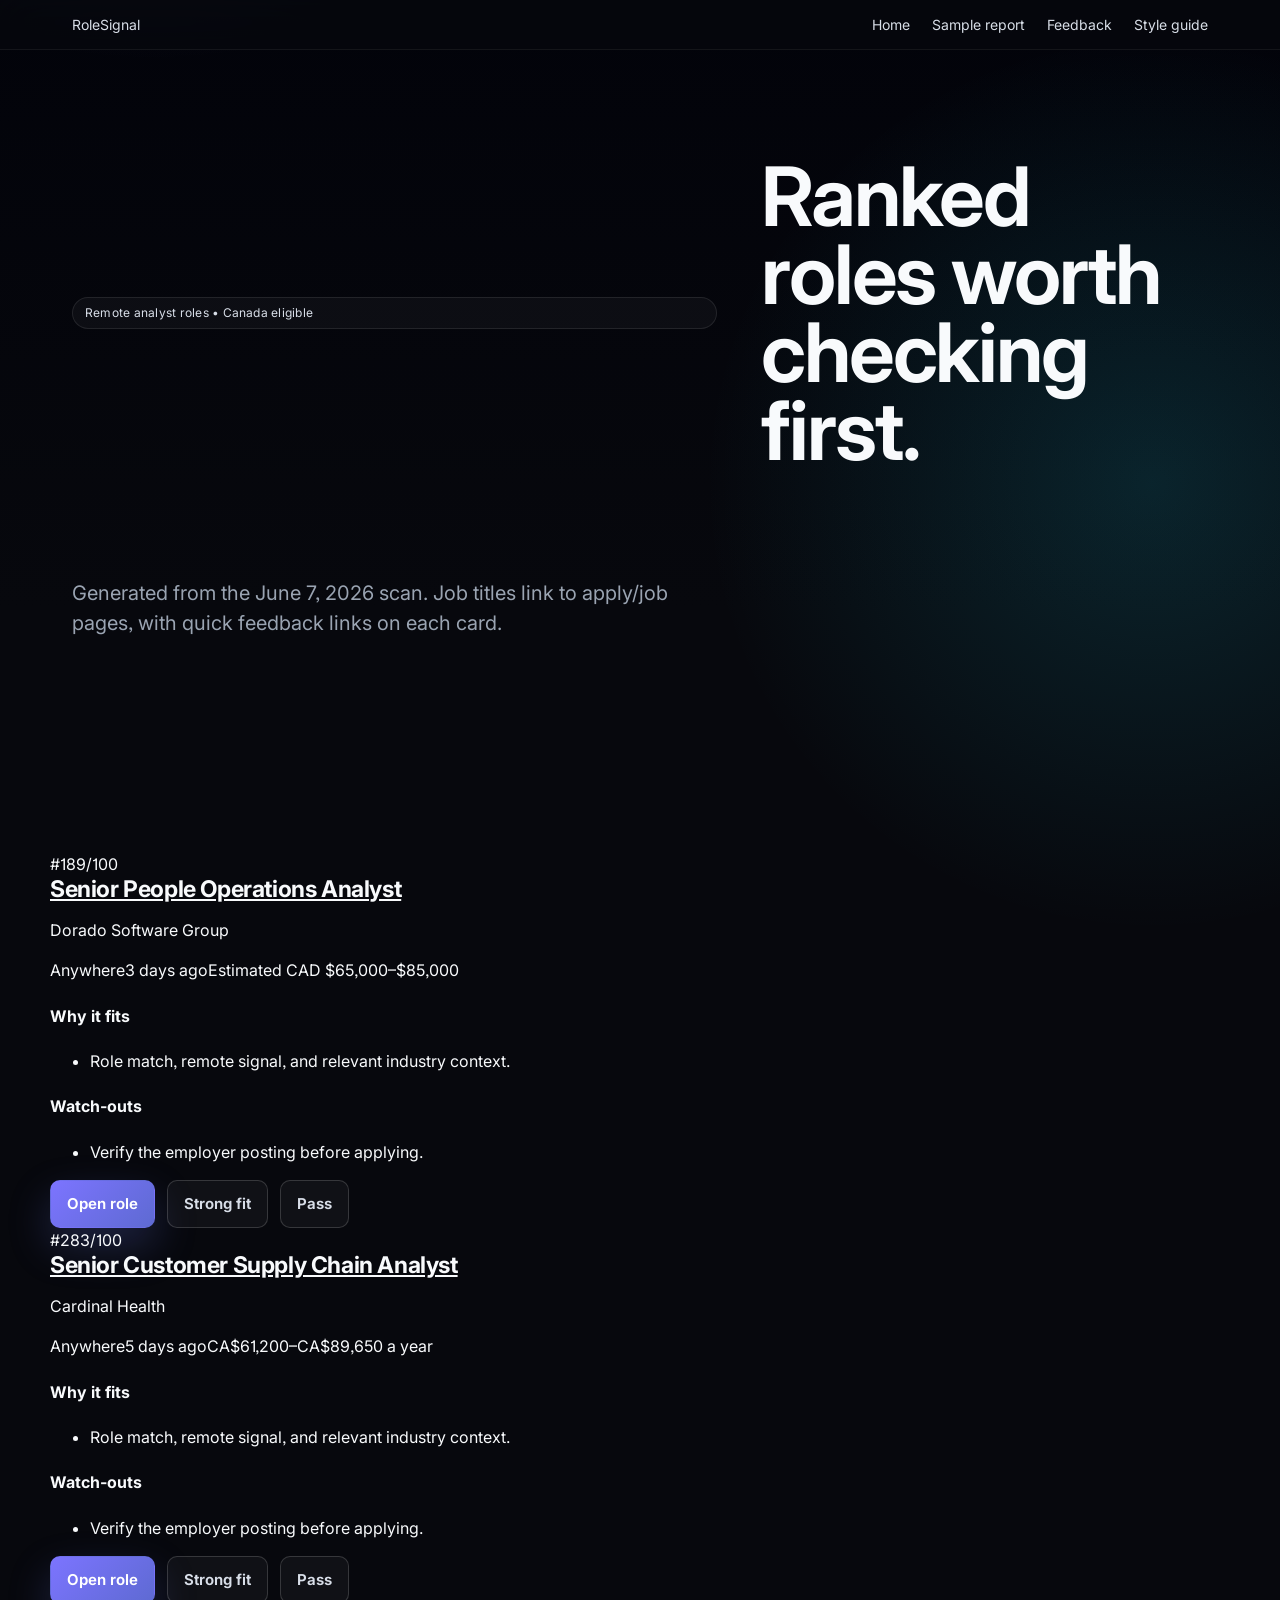
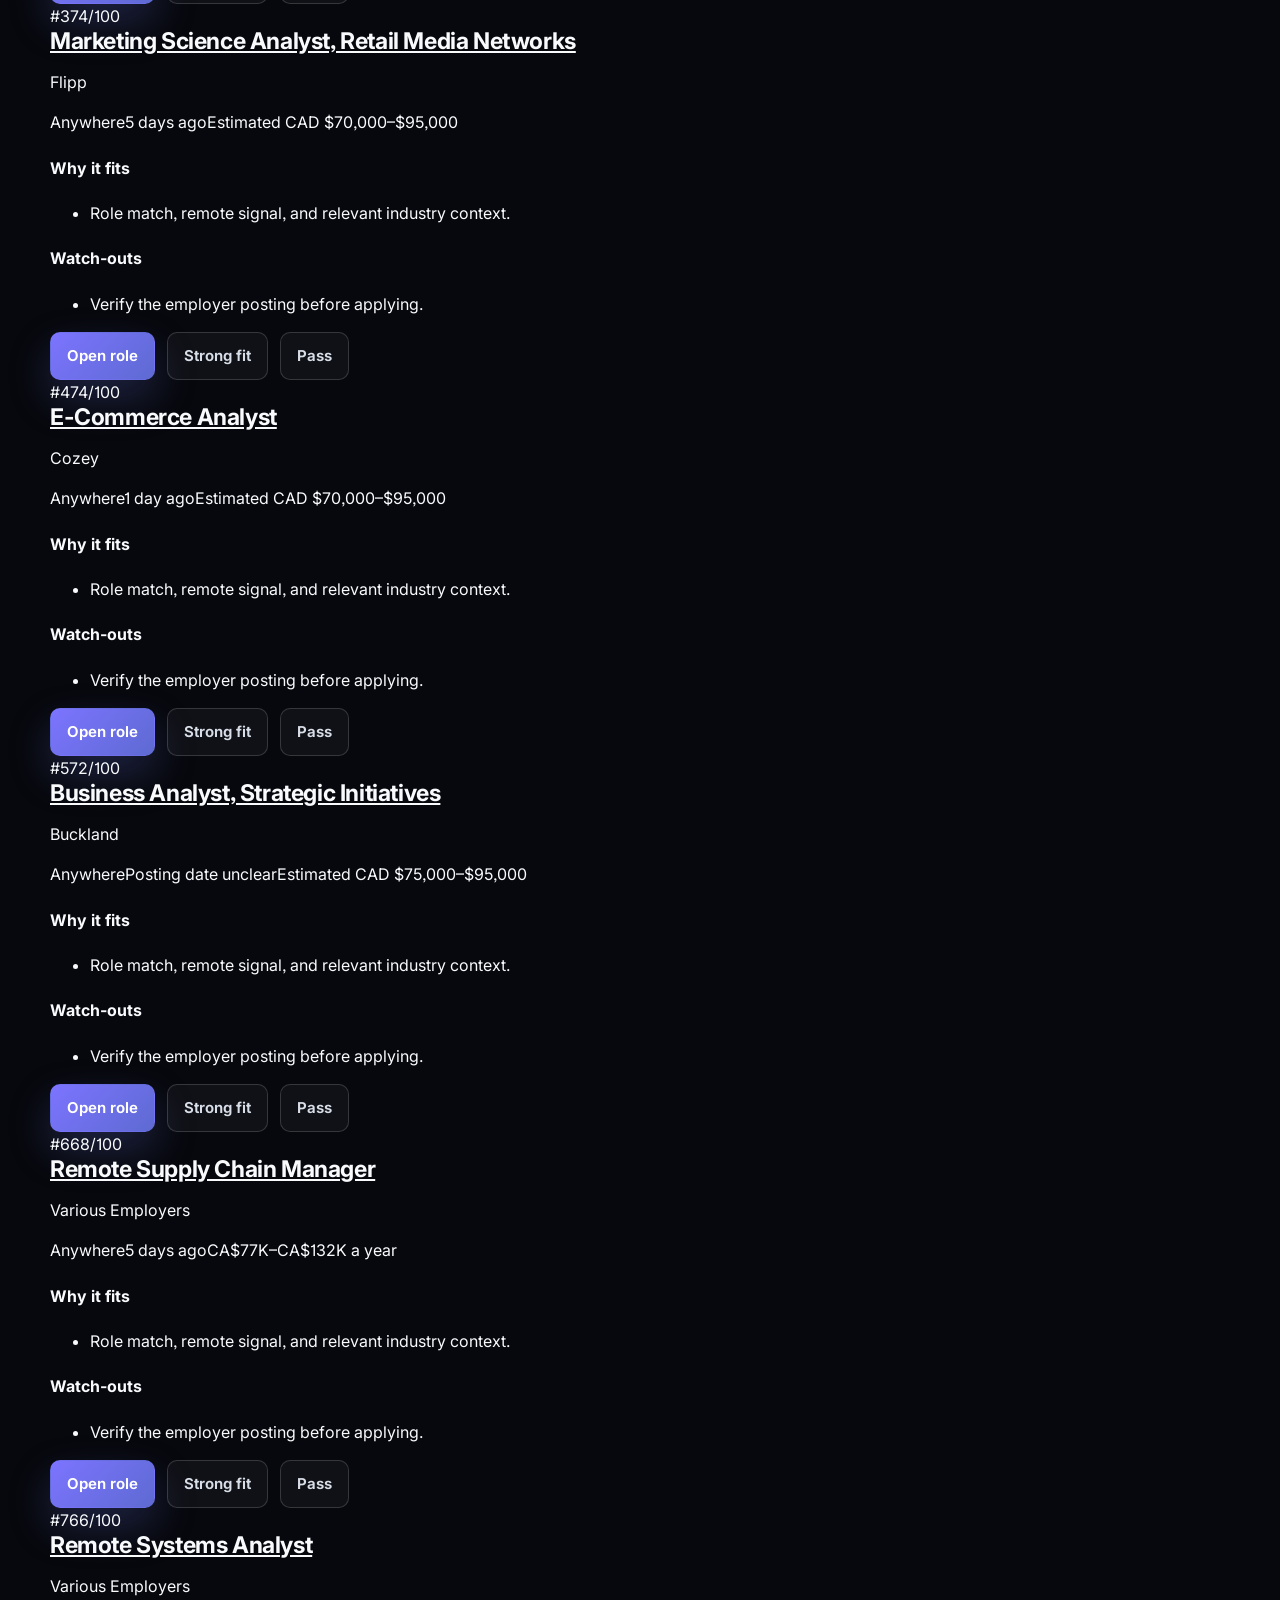
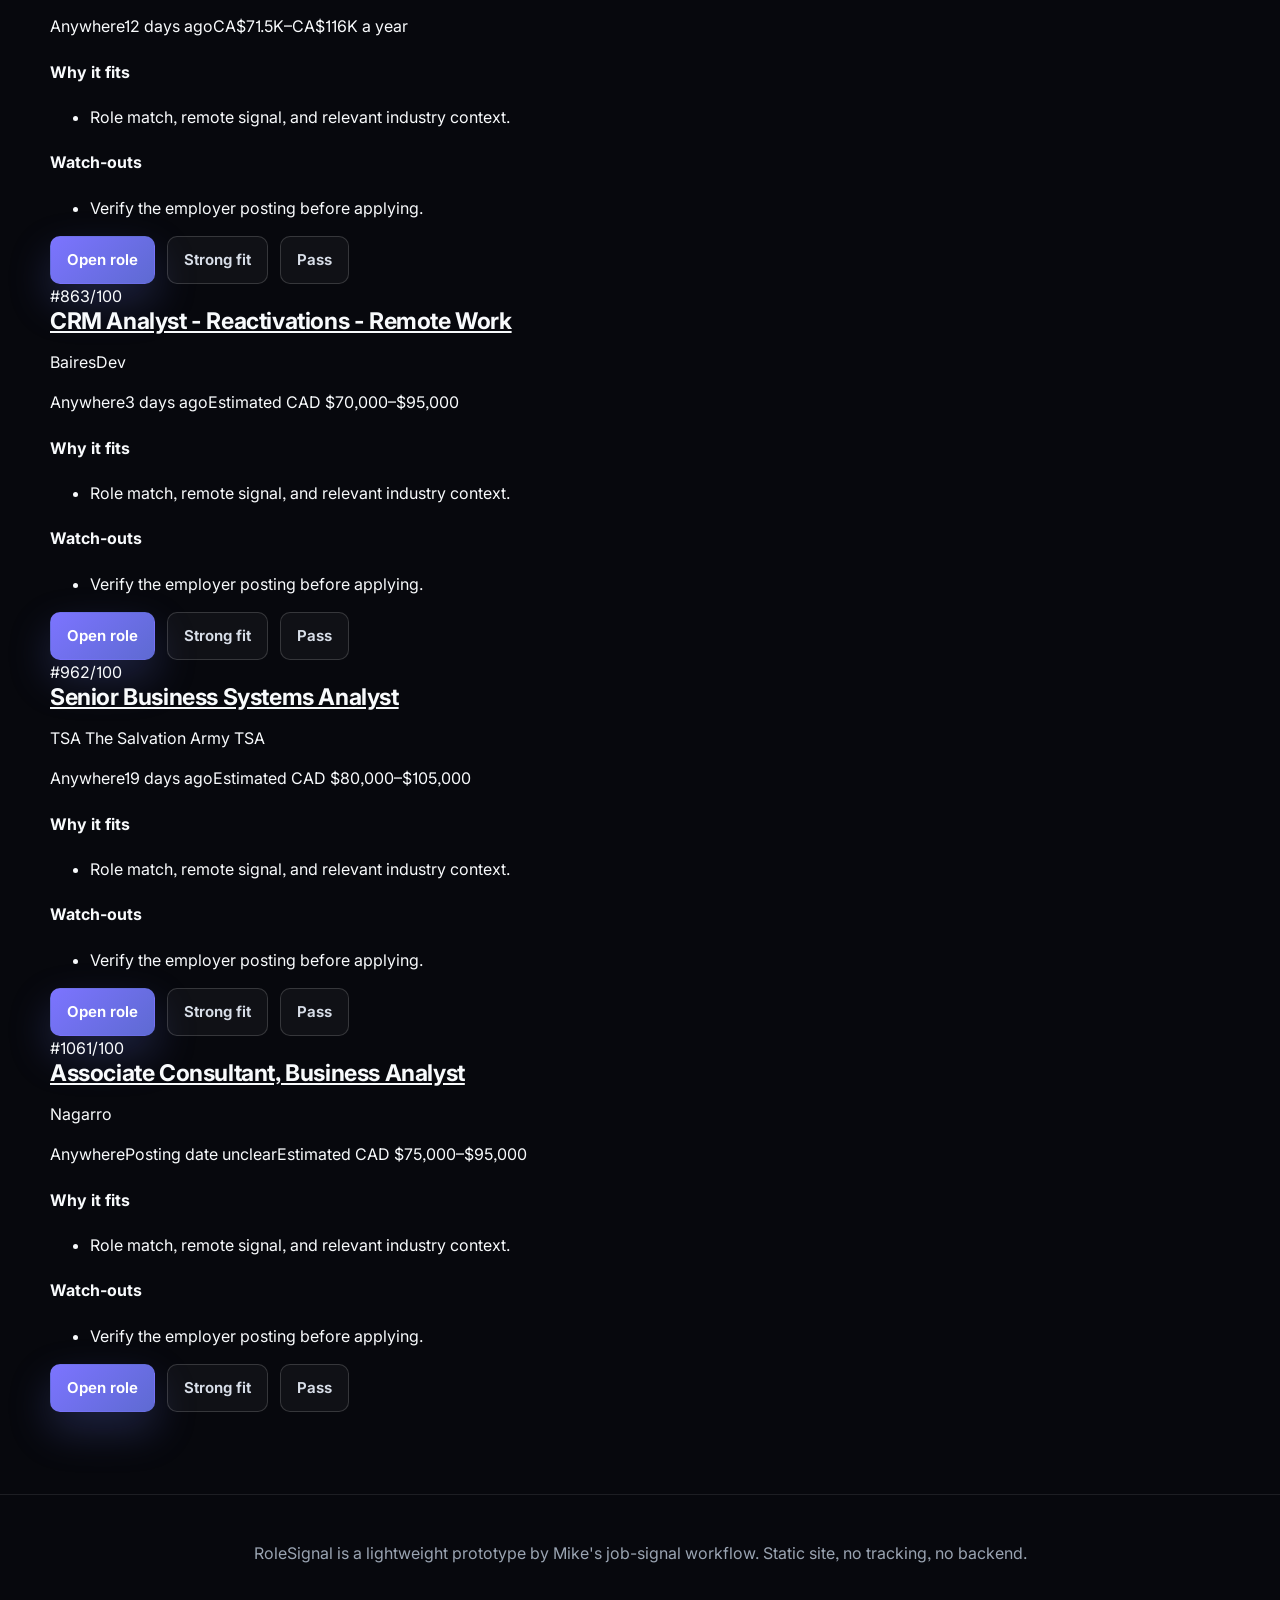
<file: sample-report.html>
<!doctype html><html lang="en"><head><meta charset="utf-8"><meta name="viewport" content="width=device-width, initial-scale=1"><title>Sample report - RoleSignal</title><link rel="preconnect" href="https://fonts.googleapis.com"><link rel="preconnect" href="https://fonts.gstatic.com" crossorigin><link href="https://fonts.googleapis.com/css2?family=Inter:wght@300;400;500;600&family=JetBrains+Mono:wght@400;500&display=swap" rel="stylesheet"><link rel="stylesheet" href="assets/styles.css"></head><body><header class="nav"><div class="nav-inner"><a class="brand" href="index.html"><span class="brand-dot"></span>RoleSignal</a><nav class="nav-links"><a href="index.html">Home</a><a href="sample-report.html">Sample report</a><a href="feedback.html">Feedback</a><a href="style-guide.html">Style guide</a></nav></div></header><main><section class="hero wrap"><span class="eyebrow">Remote analyst roles • Canada eligible</span><h1>Ranked roles worth checking first.</h1><p class="lead">Generated from the June 7, 2026 scan. Job titles link to apply/job pages, with quick feedback links on each card.</p></section><section class="section wrap"><div class="job-list">
    <article class="job-card" id="job-1">
      <div class="job-top"><span class="rank">#1</span><span class="score">89/100</span></div>
      <h3><a href="https://ca.indeed.com/viewjob?jk=b14a3c9c0a1d3f6b&amp;utm_campaign=google_jobs_apply&amp;utm_source=google_jobs_apply&amp;utm_medium=organic" target="_blank" rel="noopener">Senior People Operations Analyst</a></h3>
      <p class="company">Dorado Software Group</p>
      <div class="meta"><span>Anywhere</span><span>3 days ago</span><span>Estimated CAD $65,000–$85,000</span></div>
      <div class="reason-grid"><div><h4>Why it fits</h4><ul><li>Role match, remote signal, and relevant industry context.</li></ul></div><div><h4>Watch-outs</h4><ul><li>Verify the employer posting before applying.</li></ul></div></div>
      <div class="actions"><a class="button primary" href="https://ca.indeed.com/viewjob?jk=b14a3c9c0a1d3f6b&amp;utm_campaign=google_jobs_apply&amp;utm_source=google_jobs_apply&amp;utm_medium=organic" target="_blank" rel="noopener">Open role</a><a class="button" href="mailto:mike.serisier@gmail.com?subject=RoleSignal+feedback%3A+Strong+fit+-+Senior+People+Operations+Analyst&body=Feedback%3A+Strong+fit%0AJob%3A+Senior+People+Operations+Analyst+%E2%80%94+Dorado+Software+Group%0ALink%3A+https%3A%2F%2Fca.indeed.com%2Fviewjob%3Fjk%3Db14a3c9c0a1d3f6b%26utm_campaign%3Dgoogle_jobs_apply%26utm_source%3Dgoogle_jobs_apply%26utm_medium%3Dorganic%0A%0ANotes%3A%0A">Strong fit</a><a class="button" href="mailto:mike.serisier@gmail.com?subject=RoleSignal+feedback%3A+Pass+-+Senior+People+Operations+Analyst&body=Feedback%3A+Pass%0AJob%3A+Senior+People+Operations+Analyst+%E2%80%94+Dorado+Software+Group%0ALink%3A+https%3A%2F%2Fca.indeed.com%2Fviewjob%3Fjk%3Db14a3c9c0a1d3f6b%26utm_campaign%3Dgoogle_jobs_apply%26utm_source%3Dgoogle_jobs_apply%26utm_medium%3Dorganic%0A%0ANotes%3A%0A">Pass</a></div>
    </article>
    <article class="job-card" id="job-2">
      <div class="job-top"><span class="rank">#2</span><span class="score">83/100</span></div>
      <h3><a href="https://www.tealhq.com/job/senior-customer-supply-chain-analyst_7ea1aba93d6d6620ba2da2d5c4a1102d25927?utm_campaign=google_jobs_apply&amp;utm_source=google_jobs_apply&amp;utm_medium=organic" target="_blank" rel="noopener">Senior Customer Supply Chain Analyst</a></h3>
      <p class="company">Cardinal Health</p>
      <div class="meta"><span>Anywhere</span><span>5 days ago</span><span>CA$61,200–CA$89,650 a year</span></div>
      <div class="reason-grid"><div><h4>Why it fits</h4><ul><li>Role match, remote signal, and relevant industry context.</li></ul></div><div><h4>Watch-outs</h4><ul><li>Verify the employer posting before applying.</li></ul></div></div>
      <div class="actions"><a class="button primary" href="https://www.tealhq.com/job/senior-customer-supply-chain-analyst_7ea1aba93d6d6620ba2da2d5c4a1102d25927?utm_campaign=google_jobs_apply&amp;utm_source=google_jobs_apply&amp;utm_medium=organic" target="_blank" rel="noopener">Open role</a><a class="button" href="mailto:mike.serisier@gmail.com?subject=RoleSignal+feedback%3A+Strong+fit+-+Senior+Customer+Supply+Chain+Analyst&body=Feedback%3A+Strong+fit%0AJob%3A+Senior+Customer+Supply+Chain+Analyst+%E2%80%94+Cardinal+Health%0ALink%3A+https%3A%2F%2Fwww.tealhq.com%2Fjob%2Fsenior-customer-supply-chain-analyst_7ea1aba93d6d6620ba2da2d5c4a1102d25927%3Futm_campaign%3Dgoogle_jobs_apply%26utm_source%3Dgoogle_jobs_apply%26utm_medium%3Dorganic%0A%0ANotes%3A%0A">Strong fit</a><a class="button" href="mailto:mike.serisier@gmail.com?subject=RoleSignal+feedback%3A+Pass+-+Senior+Customer+Supply+Chain+Analyst&body=Feedback%3A+Pass%0AJob%3A+Senior+Customer+Supply+Chain+Analyst+%E2%80%94+Cardinal+Health%0ALink%3A+https%3A%2F%2Fwww.tealhq.com%2Fjob%2Fsenior-customer-supply-chain-analyst_7ea1aba93d6d6620ba2da2d5c4a1102d25927%3Futm_campaign%3Dgoogle_jobs_apply%26utm_source%3Dgoogle_jobs_apply%26utm_medium%3Dorganic%0A%0ANotes%3A%0A">Pass</a></div>
    </article>
    <article class="job-card" id="job-3">
      <div class="job-top"><span class="rank">#3</span><span class="score">74/100</span></div>
      <h3><a href="https://ca.linkedin.com/jobs/view/marketing-science-analyst-retail-media-networks-at-flipp-4422117282?utm_campaign=google_jobs_apply&amp;utm_source=google_jobs_apply&amp;utm_medium=organic" target="_blank" rel="noopener">Marketing Science Analyst, Retail Media Networks</a></h3>
      <p class="company">Flipp</p>
      <div class="meta"><span>Anywhere</span><span>5 days ago</span><span>Estimated CAD $70,000–$95,000</span></div>
      <div class="reason-grid"><div><h4>Why it fits</h4><ul><li>Role match, remote signal, and relevant industry context.</li></ul></div><div><h4>Watch-outs</h4><ul><li>Verify the employer posting before applying.</li></ul></div></div>
      <div class="actions"><a class="button primary" href="https://ca.linkedin.com/jobs/view/marketing-science-analyst-retail-media-networks-at-flipp-4422117282?utm_campaign=google_jobs_apply&amp;utm_source=google_jobs_apply&amp;utm_medium=organic" target="_blank" rel="noopener">Open role</a><a class="button" href="mailto:mike.serisier@gmail.com?subject=RoleSignal+feedback%3A+Strong+fit+-+Marketing+Science+Analyst%2C+Retail+Media+Networks&body=Feedback%3A+Strong+fit%0AJob%3A+Marketing+Science+Analyst%2C+Retail+Media+Networks+%E2%80%94+Flipp%0ALink%3A+https%3A%2F%2Fca.linkedin.com%2Fjobs%2Fview%2Fmarketing-science-analyst-retail-media-networks-at-flipp-4422117282%3Futm_campaign%3Dgoogle_jobs_apply%26utm_source%3Dgoogle_jobs_apply%26utm_medium%3Dorganic%0A%0ANotes%3A%0A">Strong fit</a><a class="button" href="mailto:mike.serisier@gmail.com?subject=RoleSignal+feedback%3A+Pass+-+Marketing+Science+Analyst%2C+Retail+Media+Networks&body=Feedback%3A+Pass%0AJob%3A+Marketing+Science+Analyst%2C+Retail+Media+Networks+%E2%80%94+Flipp%0ALink%3A+https%3A%2F%2Fca.linkedin.com%2Fjobs%2Fview%2Fmarketing-science-analyst-retail-media-networks-at-flipp-4422117282%3Futm_campaign%3Dgoogle_jobs_apply%26utm_source%3Dgoogle_jobs_apply%26utm_medium%3Dorganic%0A%0ANotes%3A%0A">Pass</a></div>
    </article>
    <article class="job-card" id="job-4">
      <div class="job-top"><span class="rank">#4</span><span class="score">74/100</span></div>
      <h3><a href="https://ca.indeed.com/viewjob?jk=2f72428d74d57424&amp;utm_campaign=google_jobs_apply&amp;utm_source=google_jobs_apply&amp;utm_medium=organic" target="_blank" rel="noopener">E-Commerce Analyst</a></h3>
      <p class="company">Cozey</p>
      <div class="meta"><span>Anywhere</span><span>1 day ago</span><span>Estimated CAD $70,000–$95,000</span></div>
      <div class="reason-grid"><div><h4>Why it fits</h4><ul><li>Role match, remote signal, and relevant industry context.</li></ul></div><div><h4>Watch-outs</h4><ul><li>Verify the employer posting before applying.</li></ul></div></div>
      <div class="actions"><a class="button primary" href="https://ca.indeed.com/viewjob?jk=2f72428d74d57424&amp;utm_campaign=google_jobs_apply&amp;utm_source=google_jobs_apply&amp;utm_medium=organic" target="_blank" rel="noopener">Open role</a><a class="button" href="mailto:mike.serisier@gmail.com?subject=RoleSignal+feedback%3A+Strong+fit+-+E-Commerce+Analyst&body=Feedback%3A+Strong+fit%0AJob%3A+E-Commerce+Analyst+%E2%80%94+Cozey%0ALink%3A+https%3A%2F%2Fca.indeed.com%2Fviewjob%3Fjk%3D2f72428d74d57424%26utm_campaign%3Dgoogle_jobs_apply%26utm_source%3Dgoogle_jobs_apply%26utm_medium%3Dorganic%0A%0ANotes%3A%0A">Strong fit</a><a class="button" href="mailto:mike.serisier@gmail.com?subject=RoleSignal+feedback%3A+Pass+-+E-Commerce+Analyst&body=Feedback%3A+Pass%0AJob%3A+E-Commerce+Analyst+%E2%80%94+Cozey%0ALink%3A+https%3A%2F%2Fca.indeed.com%2Fviewjob%3Fjk%3D2f72428d74d57424%26utm_campaign%3Dgoogle_jobs_apply%26utm_source%3Dgoogle_jobs_apply%26utm_medium%3Dorganic%0A%0ANotes%3A%0A">Pass</a></div>
    </article>
    <article class="job-card" id="job-5">
      <div class="job-top"><span class="rank">#5</span><span class="score">72/100</span></div>
      <h3><a href="https://dailyremote.com/remote-job/business-analyst-strategic-initiatives-4613590?utm_campaign=google_jobs_apply&amp;utm_source=google_jobs_apply&amp;utm_medium=organic" target="_blank" rel="noopener">Business Analyst, Strategic Initiatives</a></h3>
      <p class="company">Buckland</p>
      <div class="meta"><span>Anywhere</span><span>Posting date unclear</span><span>Estimated CAD $75,000–$95,000</span></div>
      <div class="reason-grid"><div><h4>Why it fits</h4><ul><li>Role match, remote signal, and relevant industry context.</li></ul></div><div><h4>Watch-outs</h4><ul><li>Verify the employer posting before applying.</li></ul></div></div>
      <div class="actions"><a class="button primary" href="https://dailyremote.com/remote-job/business-analyst-strategic-initiatives-4613590?utm_campaign=google_jobs_apply&amp;utm_source=google_jobs_apply&amp;utm_medium=organic" target="_blank" rel="noopener">Open role</a><a class="button" href="mailto:mike.serisier@gmail.com?subject=RoleSignal+feedback%3A+Strong+fit+-+Business+Analyst%2C+Strategic+Initiatives&body=Feedback%3A+Strong+fit%0AJob%3A+Business+Analyst%2C+Strategic+Initiatives+%E2%80%94+Buckland%0ALink%3A+https%3A%2F%2Fdailyremote.com%2Fremote-job%2Fbusiness-analyst-strategic-initiatives-4613590%3Futm_campaign%3Dgoogle_jobs_apply%26utm_source%3Dgoogle_jobs_apply%26utm_medium%3Dorganic%0A%0ANotes%3A%0A">Strong fit</a><a class="button" href="mailto:mike.serisier@gmail.com?subject=RoleSignal+feedback%3A+Pass+-+Business+Analyst%2C+Strategic+Initiatives&body=Feedback%3A+Pass%0AJob%3A+Business+Analyst%2C+Strategic+Initiatives+%E2%80%94+Buckland%0ALink%3A+https%3A%2F%2Fdailyremote.com%2Fremote-job%2Fbusiness-analyst-strategic-initiatives-4613590%3Futm_campaign%3Dgoogle_jobs_apply%26utm_source%3Dgoogle_jobs_apply%26utm_medium%3Dorganic%0A%0ANotes%3A%0A">Pass</a></div>
    </article>
    <article class="job-card" id="job-6">
      <div class="job-top"><span class="rank">#6</span><span class="score">68/100</span></div>
      <h3><a href="https://www.jobease.ca/remote-jobs/job/supply-chain-manager/?utm_campaign=google_jobs_apply&amp;utm_source=google_jobs_apply&amp;utm_medium=organic" target="_blank" rel="noopener">Remote Supply Chain Manager</a></h3>
      <p class="company">Various Employers</p>
      <div class="meta"><span>Anywhere</span><span>5 days ago</span><span>CA$77K–CA$132K a year</span></div>
      <div class="reason-grid"><div><h4>Why it fits</h4><ul><li>Role match, remote signal, and relevant industry context.</li></ul></div><div><h4>Watch-outs</h4><ul><li>Verify the employer posting before applying.</li></ul></div></div>
      <div class="actions"><a class="button primary" href="https://www.jobease.ca/remote-jobs/job/supply-chain-manager/?utm_campaign=google_jobs_apply&amp;utm_source=google_jobs_apply&amp;utm_medium=organic" target="_blank" rel="noopener">Open role</a><a class="button" href="mailto:mike.serisier@gmail.com?subject=RoleSignal+feedback%3A+Strong+fit+-+Remote+Supply+Chain+Manager&body=Feedback%3A+Strong+fit%0AJob%3A+Remote+Supply+Chain+Manager+%E2%80%94+Various+Employers%0ALink%3A+https%3A%2F%2Fwww.jobease.ca%2Fremote-jobs%2Fjob%2Fsupply-chain-manager%2F%3Futm_campaign%3Dgoogle_jobs_apply%26utm_source%3Dgoogle_jobs_apply%26utm_medium%3Dorganic%0A%0ANotes%3A%0A">Strong fit</a><a class="button" href="mailto:mike.serisier@gmail.com?subject=RoleSignal+feedback%3A+Pass+-+Remote+Supply+Chain+Manager&body=Feedback%3A+Pass%0AJob%3A+Remote+Supply+Chain+Manager+%E2%80%94+Various+Employers%0ALink%3A+https%3A%2F%2Fwww.jobease.ca%2Fremote-jobs%2Fjob%2Fsupply-chain-manager%2F%3Futm_campaign%3Dgoogle_jobs_apply%26utm_source%3Dgoogle_jobs_apply%26utm_medium%3Dorganic%0A%0ANotes%3A%0A">Pass</a></div>
    </article>
    <article class="job-card" id="job-7">
      <div class="job-top"><span class="rank">#7</span><span class="score">66/100</span></div>
      <h3><a href="https://www.jobease.ca/remote-jobs/job/systems-analyst/?utm_campaign=google_jobs_apply&amp;utm_source=google_jobs_apply&amp;utm_medium=organic" target="_blank" rel="noopener">Remote Systems Analyst</a></h3>
      <p class="company">Various Employers</p>
      <div class="meta"><span>Anywhere</span><span>12 days ago</span><span>CA$71.5K–CA$116K a year</span></div>
      <div class="reason-grid"><div><h4>Why it fits</h4><ul><li>Role match, remote signal, and relevant industry context.</li></ul></div><div><h4>Watch-outs</h4><ul><li>Verify the employer posting before applying.</li></ul></div></div>
      <div class="actions"><a class="button primary" href="https://www.jobease.ca/remote-jobs/job/systems-analyst/?utm_campaign=google_jobs_apply&amp;utm_source=google_jobs_apply&amp;utm_medium=organic" target="_blank" rel="noopener">Open role</a><a class="button" href="mailto:mike.serisier@gmail.com?subject=RoleSignal+feedback%3A+Strong+fit+-+Remote+Systems+Analyst&body=Feedback%3A+Strong+fit%0AJob%3A+Remote+Systems+Analyst+%E2%80%94+Various+Employers%0ALink%3A+https%3A%2F%2Fwww.jobease.ca%2Fremote-jobs%2Fjob%2Fsystems-analyst%2F%3Futm_campaign%3Dgoogle_jobs_apply%26utm_source%3Dgoogle_jobs_apply%26utm_medium%3Dorganic%0A%0ANotes%3A%0A">Strong fit</a><a class="button" href="mailto:mike.serisier@gmail.com?subject=RoleSignal+feedback%3A+Pass+-+Remote+Systems+Analyst&body=Feedback%3A+Pass%0AJob%3A+Remote+Systems+Analyst+%E2%80%94+Various+Employers%0ALink%3A+https%3A%2F%2Fwww.jobease.ca%2Fremote-jobs%2Fjob%2Fsystems-analyst%2F%3Futm_campaign%3Dgoogle_jobs_apply%26utm_source%3Dgoogle_jobs_apply%26utm_medium%3Dorganic%0A%0ANotes%3A%0A">Pass</a></div>
    </article>
    <article class="job-card" id="job-8">
      <div class="job-top"><span class="rank">#8</span><span class="score">63/100</span></div>
      <h3><a href="https://ca.linkedin.com/jobs/view/crm-analyst-reactivations-remote-work-at-bairesdev-4424257875?utm_campaign=google_jobs_apply&amp;utm_source=google_jobs_apply&amp;utm_medium=organic" target="_blank" rel="noopener">CRM Analyst - Reactivations - Remote Work</a></h3>
      <p class="company">BairesDev</p>
      <div class="meta"><span>Anywhere</span><span>3 days ago</span><span>Estimated CAD $70,000–$95,000</span></div>
      <div class="reason-grid"><div><h4>Why it fits</h4><ul><li>Role match, remote signal, and relevant industry context.</li></ul></div><div><h4>Watch-outs</h4><ul><li>Verify the employer posting before applying.</li></ul></div></div>
      <div class="actions"><a class="button primary" href="https://ca.linkedin.com/jobs/view/crm-analyst-reactivations-remote-work-at-bairesdev-4424257875?utm_campaign=google_jobs_apply&amp;utm_source=google_jobs_apply&amp;utm_medium=organic" target="_blank" rel="noopener">Open role</a><a class="button" href="mailto:mike.serisier@gmail.com?subject=RoleSignal+feedback%3A+Strong+fit+-+CRM+Analyst+-+Reactivations+-+Remote+Work&body=Feedback%3A+Strong+fit%0AJob%3A+CRM+Analyst+-+Reactivations+-+Remote+Work+%E2%80%94+BairesDev%0ALink%3A+https%3A%2F%2Fca.linkedin.com%2Fjobs%2Fview%2Fcrm-analyst-reactivations-remote-work-at-bairesdev-4424257875%3Futm_campaign%3Dgoogle_jobs_apply%26utm_source%3Dgoogle_jobs_apply%26utm_medium%3Dorganic%0A%0ANotes%3A%0A">Strong fit</a><a class="button" href="mailto:mike.serisier@gmail.com?subject=RoleSignal+feedback%3A+Pass+-+CRM+Analyst+-+Reactivations+-+Remote+Work&body=Feedback%3A+Pass%0AJob%3A+CRM+Analyst+-+Reactivations+-+Remote+Work+%E2%80%94+BairesDev%0ALink%3A+https%3A%2F%2Fca.linkedin.com%2Fjobs%2Fview%2Fcrm-analyst-reactivations-remote-work-at-bairesdev-4424257875%3Futm_campaign%3Dgoogle_jobs_apply%26utm_source%3Dgoogle_jobs_apply%26utm_medium%3Dorganic%0A%0ANotes%3A%0A">Pass</a></div>
    </article>
    <article class="job-card" id="job-9">
      <div class="job-top"><span class="rank">#9</span><span class="score">62/100</span></div>
      <h3><a href="https://salvationarmyca.wd3.myworkdayjobs.com/en-US/tsacb/job/Senior-Business-Systems-Analyst_JR111314?utm_campaign=google_jobs_apply&amp;utm_source=google_jobs_apply&amp;utm_medium=organic" target="_blank" rel="noopener">Senior Business Systems Analyst</a></h3>
      <p class="company">TSA The Salvation Army TSA</p>
      <div class="meta"><span>Anywhere</span><span>19 days ago</span><span>Estimated CAD $80,000–$105,000</span></div>
      <div class="reason-grid"><div><h4>Why it fits</h4><ul><li>Role match, remote signal, and relevant industry context.</li></ul></div><div><h4>Watch-outs</h4><ul><li>Verify the employer posting before applying.</li></ul></div></div>
      <div class="actions"><a class="button primary" href="https://salvationarmyca.wd3.myworkdayjobs.com/en-US/tsacb/job/Senior-Business-Systems-Analyst_JR111314?utm_campaign=google_jobs_apply&amp;utm_source=google_jobs_apply&amp;utm_medium=organic" target="_blank" rel="noopener">Open role</a><a class="button" href="mailto:mike.serisier@gmail.com?subject=RoleSignal+feedback%3A+Strong+fit+-+Senior+Business+Systems+Analyst&body=Feedback%3A+Strong+fit%0AJob%3A+Senior+Business+Systems+Analyst+%E2%80%94+TSA+The+Salvation+Army+TSA%0ALink%3A+https%3A%2F%2Fsalvationarmyca.wd3.myworkdayjobs.com%2Fen-US%2Ftsacb%2Fjob%2FSenior-Business-Systems-Analyst_JR111314%3Futm_campaign%3Dgoogle_jobs_apply%26utm_source%3Dgoogle_jobs_apply%26utm_medium%3Dorganic%0A%0ANotes%3A%0A">Strong fit</a><a class="button" href="mailto:mike.serisier@gmail.com?subject=RoleSignal+feedback%3A+Pass+-+Senior+Business+Systems+Analyst&body=Feedback%3A+Pass%0AJob%3A+Senior+Business+Systems+Analyst+%E2%80%94+TSA+The+Salvation+Army+TSA%0ALink%3A+https%3A%2F%2Fsalvationarmyca.wd3.myworkdayjobs.com%2Fen-US%2Ftsacb%2Fjob%2FSenior-Business-Systems-Analyst_JR111314%3Futm_campaign%3Dgoogle_jobs_apply%26utm_source%3Dgoogle_jobs_apply%26utm_medium%3Dorganic%0A%0ANotes%3A%0A">Pass</a></div>
    </article>
    <article class="job-card" id="job-10">
      <div class="job-top"><span class="rank">#10</span><span class="score">61/100</span></div>
      <h3><a href="https://www.remoterocketship.com/ca/company/nagarro/jobs/associate-consultant-business-analyst-canada-remote/?utm_campaign=google_jobs_apply&amp;utm_source=google_jobs_apply&amp;utm_medium=organic" target="_blank" rel="noopener">Associate Consultant, Business Analyst</a></h3>
      <p class="company">Nagarro</p>
      <div class="meta"><span>Anywhere</span><span>Posting date unclear</span><span>Estimated CAD $75,000–$95,000</span></div>
      <div class="reason-grid"><div><h4>Why it fits</h4><ul><li>Role match, remote signal, and relevant industry context.</li></ul></div><div><h4>Watch-outs</h4><ul><li>Verify the employer posting before applying.</li></ul></div></div>
      <div class="actions"><a class="button primary" href="https://www.remoterocketship.com/ca/company/nagarro/jobs/associate-consultant-business-analyst-canada-remote/?utm_campaign=google_jobs_apply&amp;utm_source=google_jobs_apply&amp;utm_medium=organic" target="_blank" rel="noopener">Open role</a><a class="button" href="mailto:mike.serisier@gmail.com?subject=RoleSignal+feedback%3A+Strong+fit+-+Associate+Consultant%2C+Business+Analyst&body=Feedback%3A+Strong+fit%0AJob%3A+Associate+Consultant%2C+Business+Analyst+%E2%80%94+Nagarro%0ALink%3A+https%3A%2F%2Fwww.remoterocketship.com%2Fca%2Fcompany%2Fnagarro%2Fjobs%2Fassociate-consultant-business-analyst-canada-remote%2F%3Futm_campaign%3Dgoogle_jobs_apply%26utm_source%3Dgoogle_jobs_apply%26utm_medium%3Dorganic%0A%0ANotes%3A%0A">Strong fit</a><a class="button" href="mailto:mike.serisier@gmail.com?subject=RoleSignal+feedback%3A+Pass+-+Associate+Consultant%2C+Business+Analyst&body=Feedback%3A+Pass%0AJob%3A+Associate+Consultant%2C+Business+Analyst+%E2%80%94+Nagarro%0ALink%3A+https%3A%2F%2Fwww.remoterocketship.com%2Fca%2Fcompany%2Fnagarro%2Fjobs%2Fassociate-consultant-business-analyst-canada-remote%2F%3Futm_campaign%3Dgoogle_jobs_apply%26utm_source%3Dgoogle_jobs_apply%26utm_medium%3Dorganic%0A%0ANotes%3A%0A">Pass</a></div>
    </article></div></section></main><footer class="footer"><div class="wrap">RoleSignal is a lightweight prototype by Mike's job-signal workflow. Static site, no tracking, no backend.</div></footer></body></html>
</file>
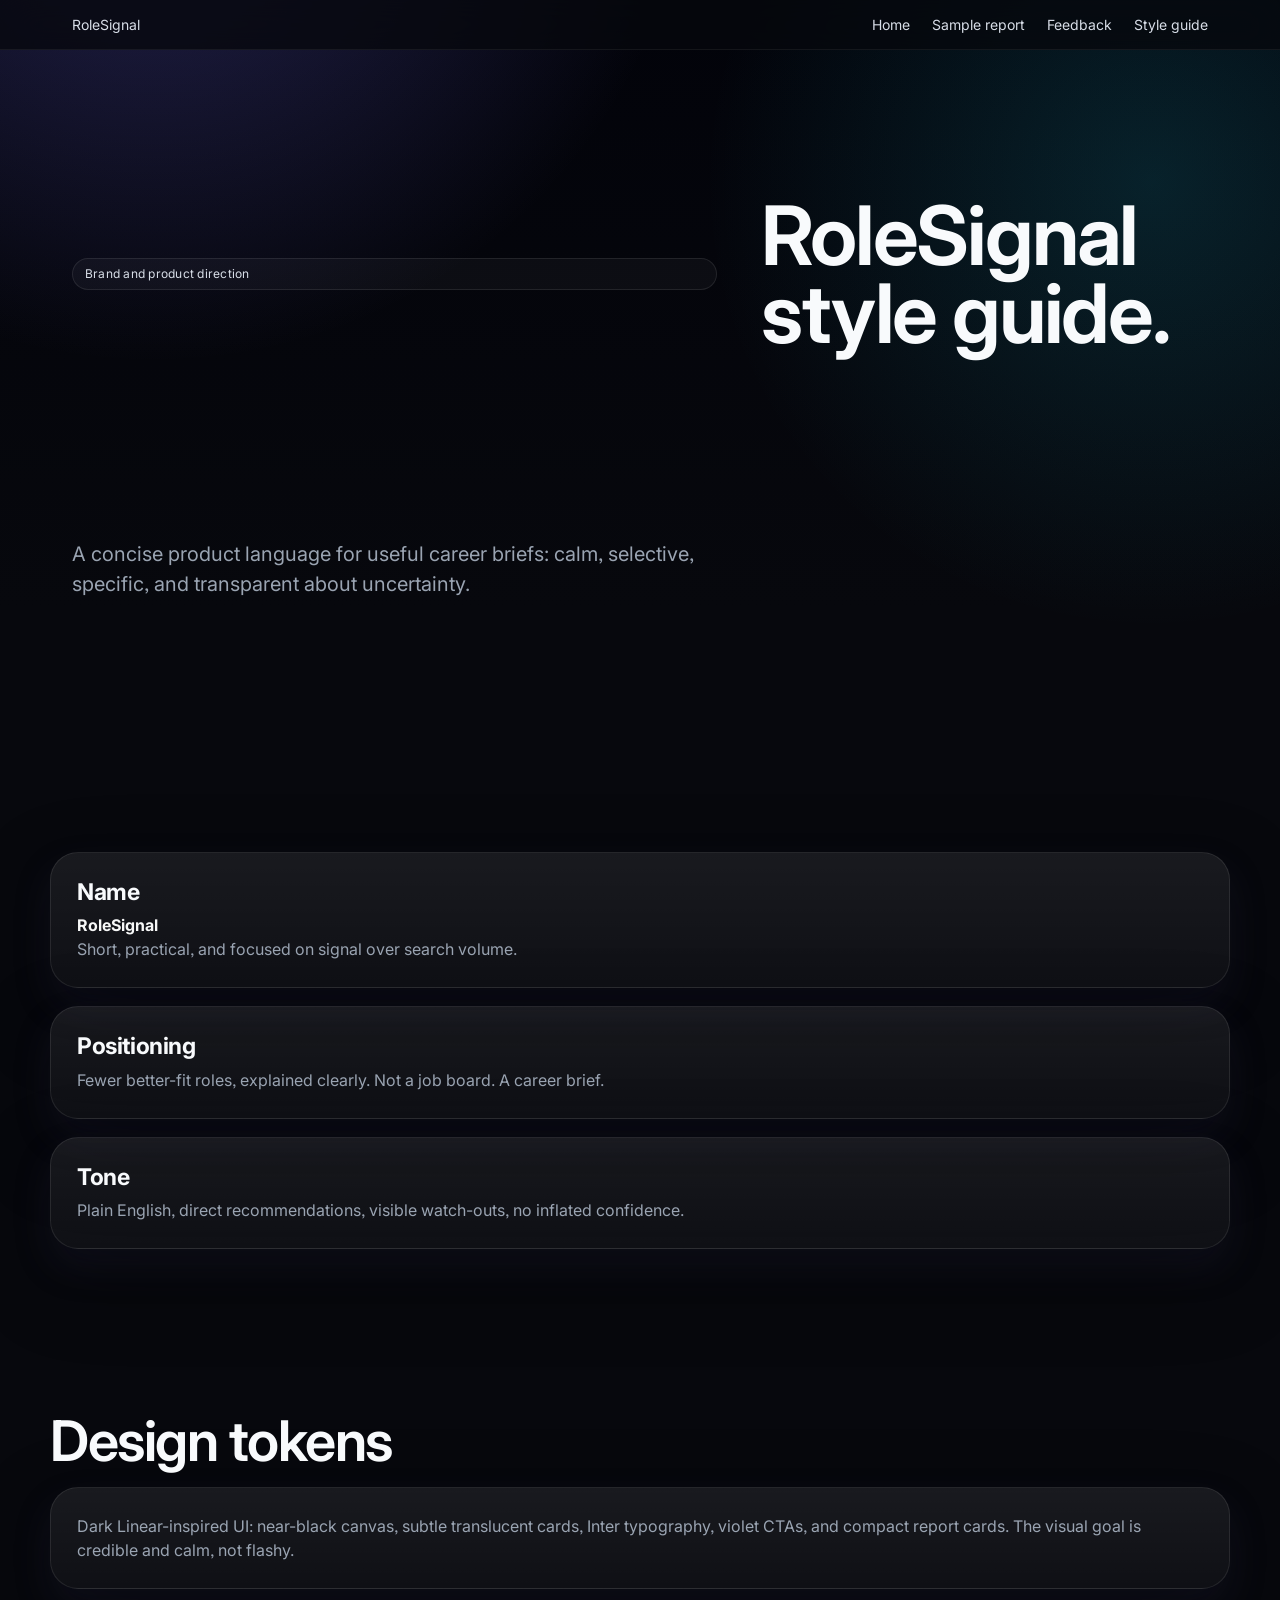
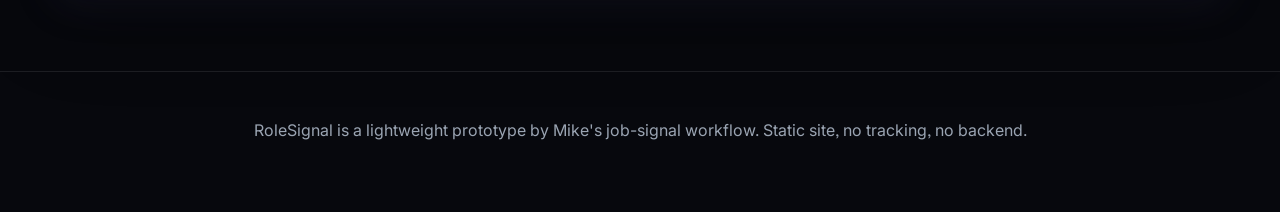
<file: style-guide.html>
<!doctype html><html lang="en"><head><meta charset="utf-8"><meta name="viewport" content="width=device-width, initial-scale=1"><title>Style guide - RoleSignal</title><link rel="preconnect" href="https://fonts.googleapis.com"><link rel="preconnect" href="https://fonts.gstatic.com" crossorigin><link href="https://fonts.googleapis.com/css2?family=Inter:wght@300;400;500;600&family=JetBrains+Mono:wght@400;500&display=swap" rel="stylesheet"><link rel="stylesheet" href="assets/styles.css"></head><body><header class="nav"><div class="nav-inner"><a class="brand" href="index.html"><span class="brand-dot"></span>RoleSignal</a><nav class="nav-links"><a href="index.html">Home</a><a href="sample-report.html">Sample report</a><a href="feedback.html">Feedback</a><a href="style-guide.html">Style guide</a></nav></div></header><main><section class="hero wrap"><span class="eyebrow">Brand and product direction</span><h1>RoleSignal style guide.</h1><p class="lead">A concise product language for useful career briefs: calm, selective, specific, and transparent about uncertainty.</p></section><section class="section wrap"><div class="grid"><div class="section-card"><h3>Name</h3><p class="muted"><strong style="color:#f7f8f8">RoleSignal</strong><br>Short, practical, and focused on signal over search volume.</p></div><div class="section-card"><h3>Positioning</h3><p class="muted">Fewer better-fit roles, explained clearly. Not a job board. A career brief.</p></div><div class="section-card"><h3>Tone</h3><p class="muted">Plain English, direct recommendations, visible watch-outs, no inflated confidence.</p></div></div></section><section class="section wrap"><h2>Design tokens</h2><div class="section-card"><p class="muted">Dark Linear-inspired UI: near-black canvas, subtle translucent cards, Inter typography, violet CTAs, and compact report cards. The visual goal is credible and calm, not flashy.</p></div></section></main><footer class="footer"><div class="wrap">RoleSignal is a lightweight prototype by Mike's job-signal workflow. Static site, no tracking, no backend.</div></footer></body></html>
</file>
<file: assets/styles.css>
:root{
  --bg:#07080d;
  --panel:#10121b;
  --card:#151824;
  --line:rgba(255,255,255,.09);
  --line-strong:rgba(255,255,255,.16);
  --text:#f8fafc;
  --muted:#9aa4b2;
  --soft:#d8dee8;
  --accent:#7c74ff;
  --accent2:#22d3ee;
  --green:#18c37e;
  --shadow:0 30px 80px rgba(0,0,0,.35),0 18px 36px rgba(50,50,93,.22);
}
*{box-sizing:border-box}
html{scroll-behavior:smooth}
body{margin:0;background:radial-gradient(circle at 12% -10%,rgba(124,116,255,.30),transparent 34rem),radial-gradient(circle at 90% 10%,rgba(34,211,238,.14),transparent 28rem),linear-gradient(180deg,#02030a 0%,var(--bg) 38rem);color:var(--text);font-family:Inter,system-ui,-apple-system,Segoe UI,Roboto,sans-serif;font-feature-settings:"cv01","ss03";line-height:1.5}a{color:inherit}.wrap{max-width:1180px;margin:auto;padding:0 22px}.nav{position:sticky;top:0;z-index:10;background:rgba(7,8,13,.78);backdrop-filter:blur(18px);border-bottom:1px solid rgba(255,255,255,.06)}.nav-inner{max-width:1180px;margin:auto;padding:14px 22px;display:flex;align-items:center;justify-content:space-between;gap:22px}.brand img{width:180px;display:block}.nav-links{display:flex;align-items:center;gap:22px}.nav a{font-size:14px;color:var(--soft);text-decoration:none}.nav-cta{border:1px solid var(--line-strong);border-radius:999px;padding:9px 13px;background:rgba(255,255,255,.04)}.hero{min-height:720px;display:grid;grid-template-columns:minmax(0,1.04fr) minmax(340px,.72fr);gap:44px;align-items:center;padding-top:64px;padding-bottom:80px}.eyebrow,.section-kicker{display:inline-flex;gap:8px;align-items:center;border:1px solid var(--line);border-radius:999px;padding:6px 12px;color:var(--soft);font-size:12px;background:rgba(255,255,255,.035);letter-spacing:.02em}.section-kicker{margin-bottom:14px;color:#c6d1ff}h1{font-size:clamp(48px,7vw,82px);line-height:.95;letter-spacing:-2.2px;font-weight:650;margin:22px 0 20px;max-width:860px}h2{font-size:clamp(32px,4.4vw,56px);line-height:1;letter-spacing:-1.5px;font-weight:620;margin:0 0 18px;max-width:780px}h3{font-size:23px;line-height:1.15;letter-spacing:-.4px;margin:0 0 8px}.lead{font-size:20px;color:var(--muted);max-width:650px;margin:0 0 30px}.muted{color:var(--muted)}.big{font-size:18px}.actions{display:flex;flex-wrap:wrap;gap:12px}.button{display:inline-flex;align-items:center;justify-content:center;border:1px solid var(--line-strong);background:rgba(255,255,255,.04);color:var(--soft);text-decoration:none;border-radius:10px;padding:12px 16px;font-weight:650;font-size:15px}.button.primary{background:linear-gradient(135deg,var(--accent),#5e6ad2);border-color:transparent;color:white;box-shadow:0 18px 42px rgba(94,106,210,.28)}.signal-card,.section-card,.email-preview,.price-card{background:linear-gradient(180deg,rgba(255,255,255,.075),rgba(255,255,255,.035));border:1px solid var(--line);border-radius:28px;box-shadow:var(--shadow)}.signal-card{padding:22px;transform:rotate(1deg)}.signal-head{display:flex;gap:7px;margin-bottom:22px}.signal-head span{width:10px;height:10px;border-radius:999px;background:rgba(255,255,255,.22)}.signal-title{font:500 13px/1 JetBrains Mono,monospace;color:#b7c2ff;text-transform:uppercase;letter-spacing:.12em;margin-bottom:18px}.signal-metrics{display:grid;grid-template-columns:repeat(3,1fr);gap:10px;margin-bottom:18px}.signal-metrics div{padding:14px;border:1px solid var(--line);border-radius:18px;background:rgba(0,0,0,.16)}.signal-metrics strong{display:block;font-size:28px;letter-spacing:-1px}.signal-metrics span{display:block;font-size:12px;color:var(--muted);line-height:1.25}.mini-role{border:1px solid var(--line);border-radius:20px;padding:18px;background:#f8fafc;color:#111827}.mini-role b,.mini-role span{display:block}.mini-role span{color:#64748b;font-size:13px;margin:4px 0 10px}.mini-role p{margin:0;color:#334155}.section{padding:82px 0}.grid{display:grid;gap:18px}.grid.three{grid-template-columns:repeat(3,1fr)}.section-card{padding:26px}.section-card p{margin:0;color:var(--muted)}.split{display:grid;grid-template-columns:.86fr 1fr;gap:38px;align-items:center}.checklist{list-style:none;padding:0;margin:24px 0 0;display:grid;gap:10px}.checklist li{color:var(--soft);padding-left:28px;position:relative}.checklist li:before{content:"";position:absolute;left:0;top:8px;width:10px;height:10px;border-radius:999px;background:var(--green);box-shadow:0 0 20px rgba(24,195,126,.55)}.email-preview{background:#fff;color:#111827;padding:26px}.email-top{display:flex;align-items:center;justify-content:space-between;border-bottom:1px solid #e8edf4;padding-bottom:18px;margin-bottom:18px}.email-top img{width:170px;filter:invert(1) hue-rotate(180deg) saturate(.8)}.email-top span{font-size:12px;color:#64748b;text-transform:uppercase;letter-spacing:.08em}.email-preview h3{font-size:30px}.email-preview>p{color:#64748b}.role-row{border-top:1px solid #e8edf4;margin-top:20px;padding-top:18px}.role-row span{font-size:12px;font-weight:800;color:#5e6ad2;letter-spacing:.08em}.role-row b,.role-row small{display:block}.role-row b{font-size:20px;margin:8px 0 4px}.role-row small{color:#64748b}.role-row p{color:#334155}.role-row a{display:inline-flex;background:#111827;color:#fff;text-decoration:none;border-radius:999px;padding:9px 14px;font-weight:700;font-size:13px}.pricing-wrap{padding-top:42px}.price-card{padding:34px;text-align:left;background:linear-gradient(135deg,rgba(124,116,255,.18),rgba(34,211,238,.08)),rgba(255,255,255,.05)}.price-card h2{font-size:60px}.included{display:grid;grid-template-columns:repeat(2,minmax(0,1fr));gap:12px;margin:26px 0}.included span{border:1px solid var(--line);border-radius:16px;padding:13px;color:var(--soft);background:rgba(255,255,255,.04)}.footer{padding:46px 22px 70px;border-top:1px solid var(--line);display:flex;align-items:center;justify-content:space-between;gap:22px;color:var(--muted)}.footer img{width:170px}@media(max-width:850px){.nav-inner{align-items:flex-start}.nav-links{display:none}.hero,.split{grid-template-columns:1fr;min-height:auto}.hero{padding-top:48px}.grid.three{grid-template-columns:1fr}.signal-card{transform:none}.included{grid-template-columns:1fr}.footer{display:block}.footer img{margin-bottom:12px}}
</file>
